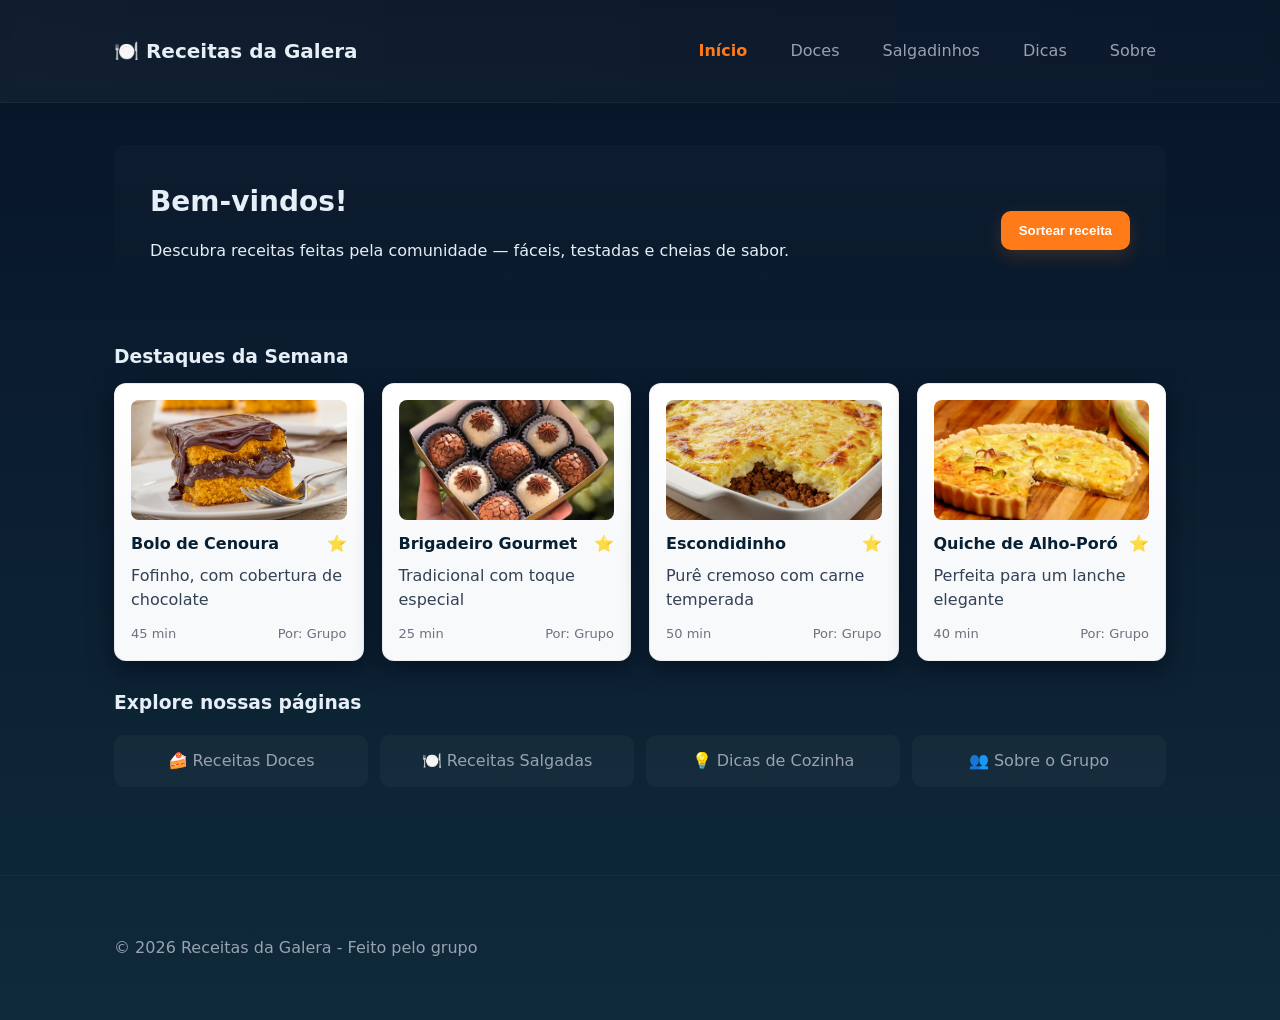
<file: index.html>
<!DOCTYPE html>
<html lang="pt-BR">

<head>
    <meta charset="UTF-8">
    <meta name="viewport" content="width=device-width,initial-scale=1">
    <title>Receitas da Galera - Início</title>
    <link rel="stylesheet" href="styles.css">
</head>

<body>
    <header class="site-header">
        <div class="container">
            <h1>🍽️ Receitas da Galera</h1>
            <nav class="main-nav">
                <a href="index.html" class="active">Início</a>
                <a href="doces.html">Doces</a>
                <a href="salgados.html">Salgadinhos</a>
                <a href="dicas.html">Dicas</a>
                <a href="sobre.html">Sobre</a>
            </nav>
        </div>
    </header>

    <main class="container">
        <section class="hero">
            <div>
                <h2>Bem-vindos!</h2>
                <p>Descubra receitas feitas pela comunidade — fáceis, testadas e cheias de sabor.</p>
            </div>
            <button id="randomRecipe" class="btn-primary">Sortear receita</button>
        </section>

        <section class="cards-section">
            <h3>Destaques da Semana</h3>
            <div class="cards" id="cards">
                <!-- Cards serão populados via JavaScript -->
            </div>
        </section>

        <section class="explore">
            <h3>Explore nossas páginas</h3>
            <div class="links-grid">
                <a class="card-link" href="doces.html">🍰 Receitas Doces</a>
                <a class="card-link" href="salgados.html">🍽️ Receitas Salgadas</a>
                <a class="card-link" href="dicas.html">💡 Dicas de Cozinha</a>
                <a class="card-link" href="sobre.html">👥 Sobre o Grupo</a>
            </div>
        </section>
    </main>

    <footer class="site-footer">
        <div class="container">
            <p>&copy; 2026 Receitas da Galera - Feito pelo grupo</p>
        </div>
    </footer>

    <script src="script.js"></script>
</body>

</html>
</file>
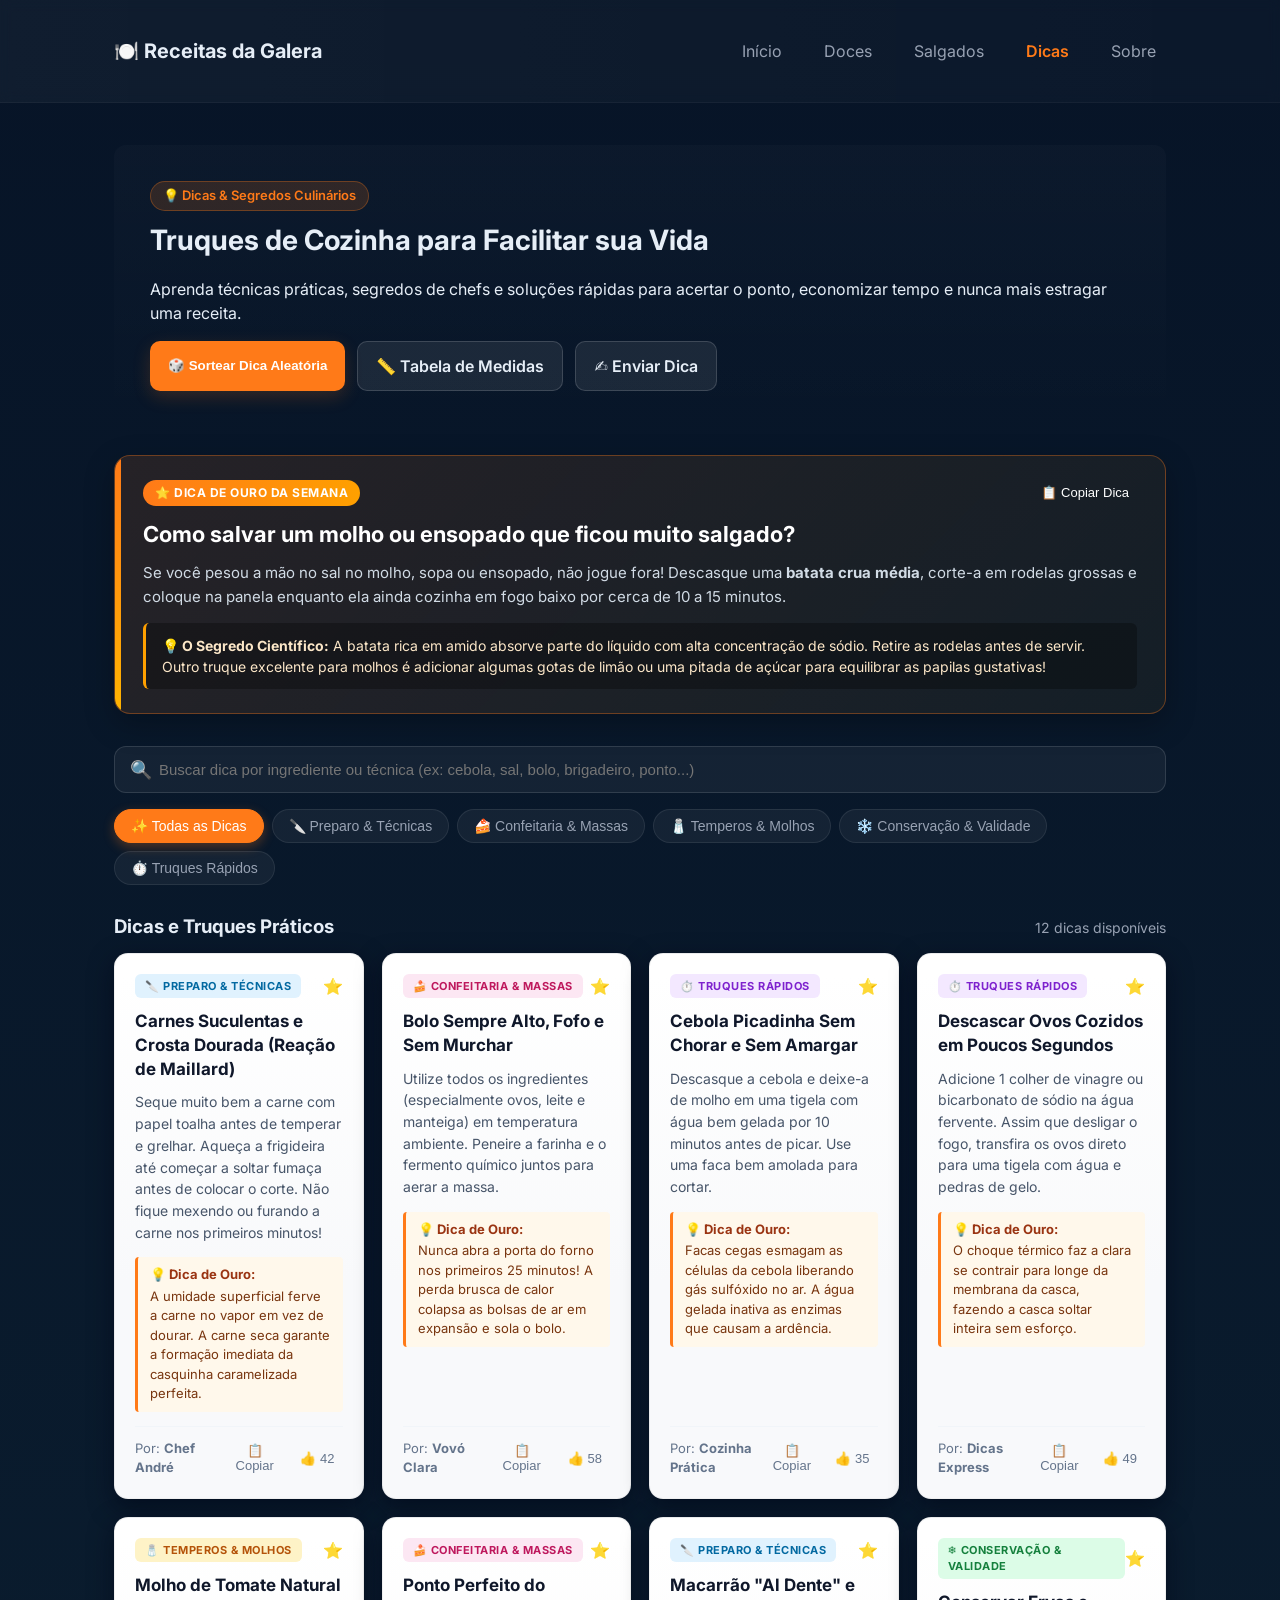
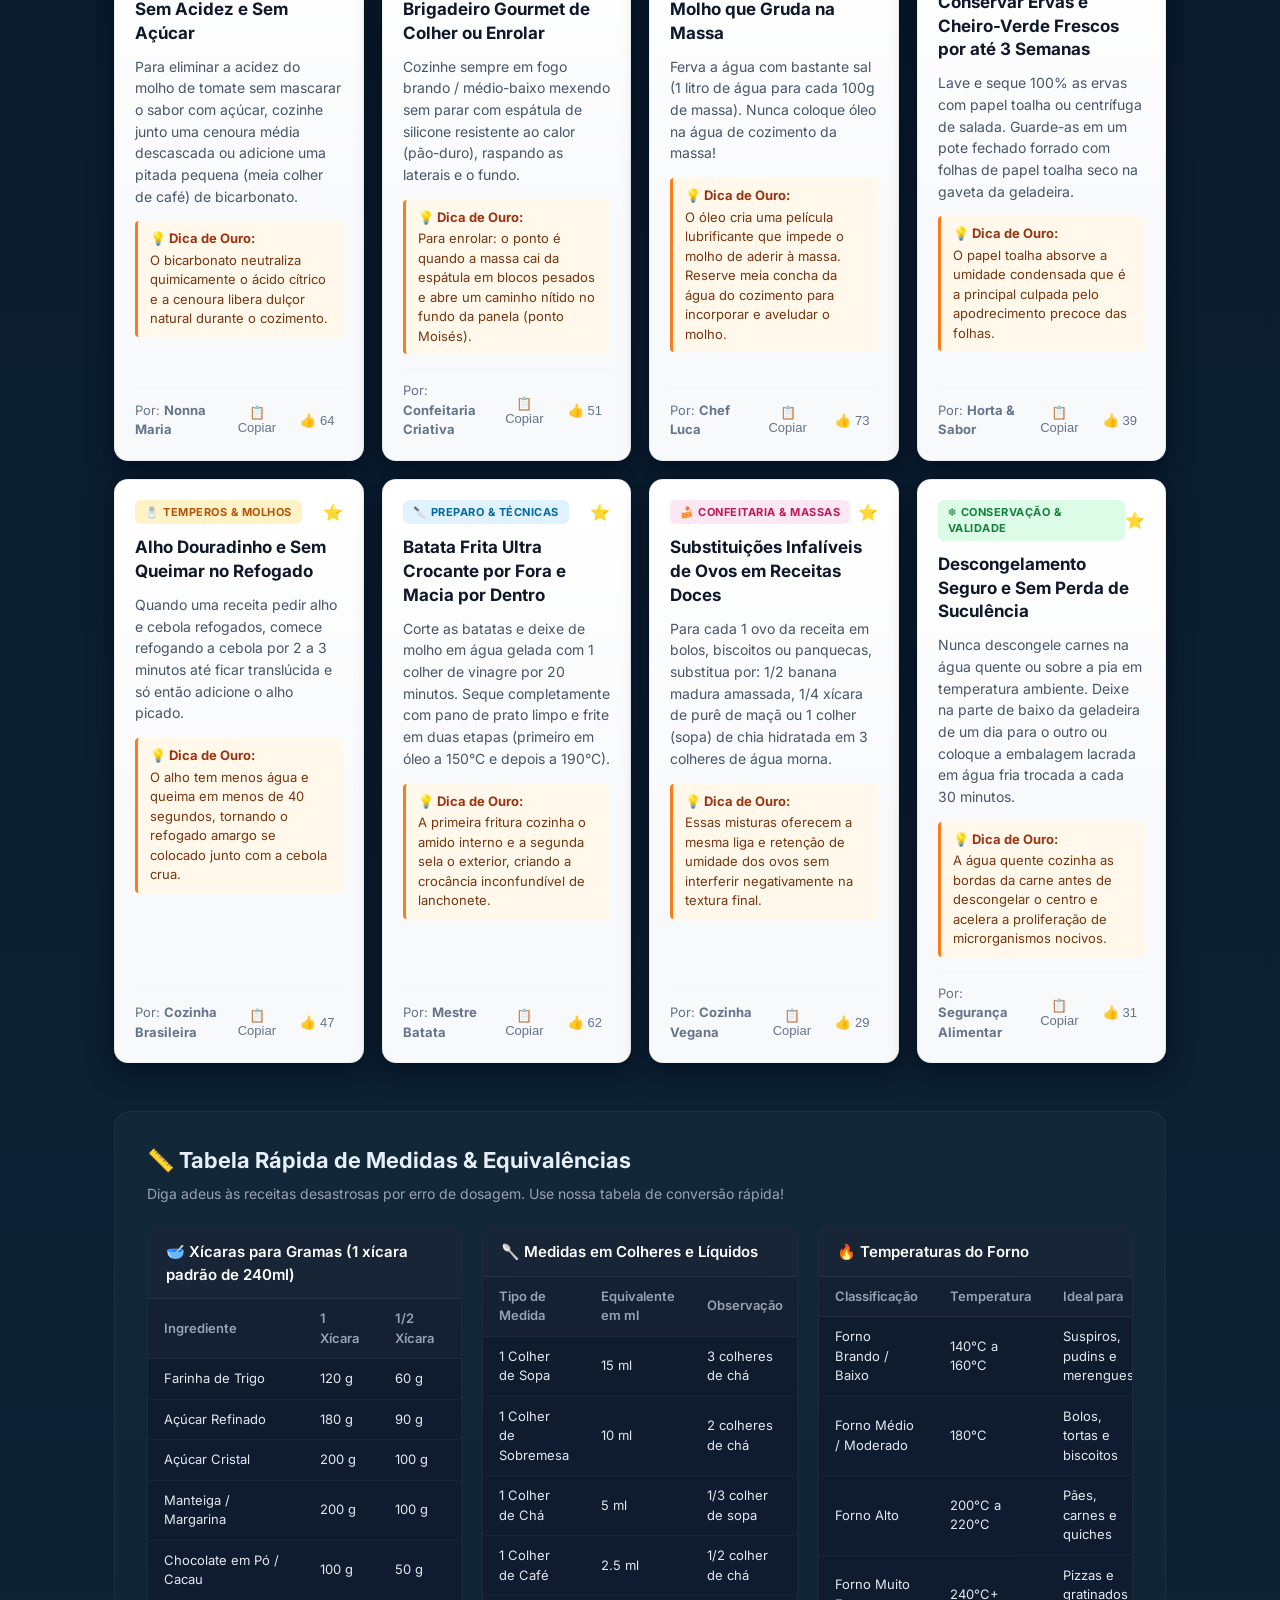
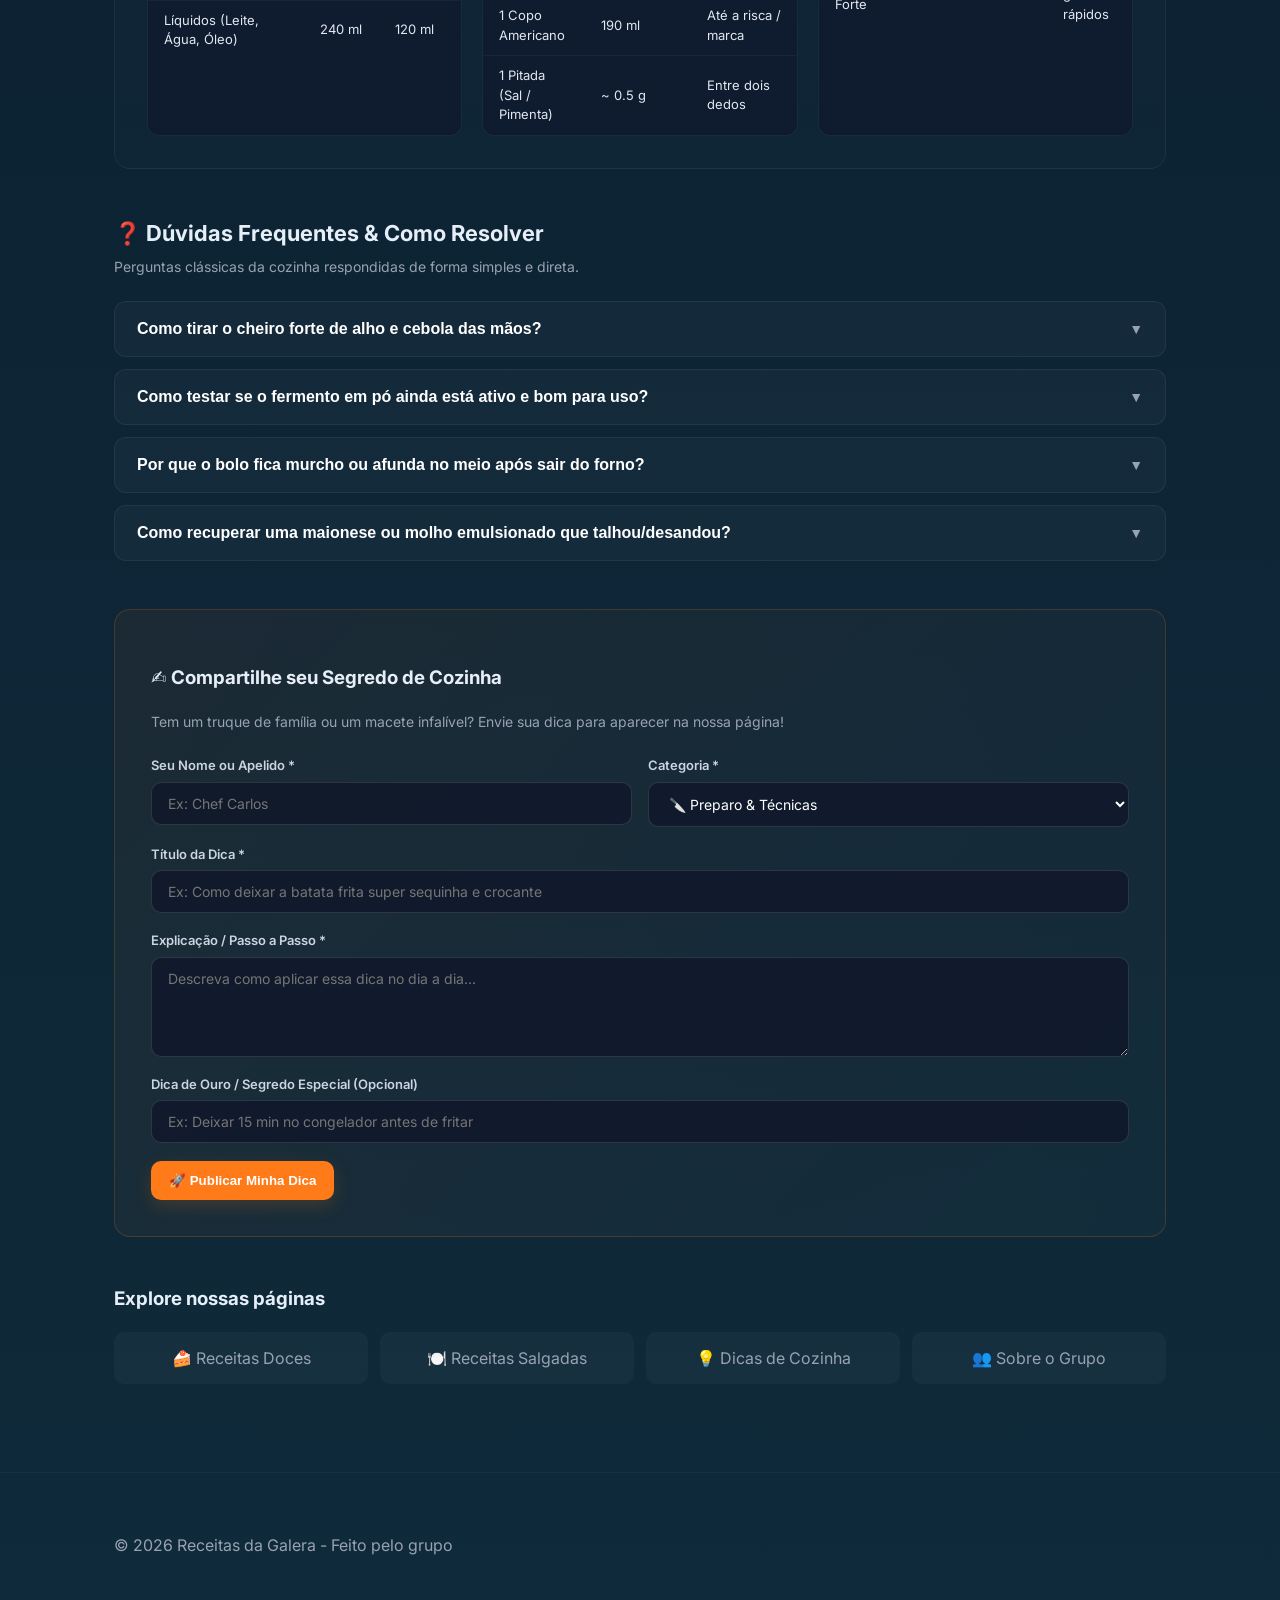
<file: dicas.html>
<!DOCTYPE html>
<html lang="pt-BR">

<head>
    <meta charset="UTF-8">
    <meta name="viewport" content="width=device-width, initial-scale=1.0">
    <meta name="description"
        content="Dicas e segredos culinários práticos para dominar a cozinha, salvar receitas e aprimorar seus pratos no Receitas da Galera.">
    <title>Receitas da Galera - Dicas de Cozinha</title>
    <!-- Google Fonts -->
    <link rel="preconnect" href="https://fonts.googleapis.com">
    <link rel="preconnect" href="https://fonts.gstatic.com" crossorigin>
    <link href="https://fonts.googleapis.com/css2?family=Inter:wght@400;500;600;700&display=swap" rel="stylesheet">
    <link rel="stylesheet" href="styles.css">
</head>

<body>
    <!-- Cabeçalho / Navegação -->
    <header class="site-header">
        <div class="container">
            <h1>🍽️ Receitas da Galera</h1>
            <nav class="main-nav" aria-label="Navegação principal">
                <a href="index.html">Início</a>
                <a href="doces.html">Doces</a>
                <a href="salgados.html">Salgados</a>
                <a href="dicas.html" class="active" aria-current="page">Dicas</a>
                <a href="sobre.html">Sobre</a>
            </nav>
        </div>
    </header>

    <main class="container">
        <!-- Hero Section -->
        <section class="hero" aria-labelledby="hero-title">
            <div>
                <span class="hero-tag">💡 Dicas & Segredos Culinários</span>
                <h2 id="hero-title">Truques de Cozinha para Facilitar sua Vida</h2>
                <p>Aprenda técnicas práticas, segredos de chefs e soluções rápidas para acertar o ponto, economizar
                    tempo e nunca mais estragar uma receita.</p>
                <div class="hero-actions">
                    <button id="randomTipBtn" class="btn-primary" aria-label="Sortear uma dica culinária aleatória">🎲
                        Sortear Dica Aleatória</button>
                    <a href="#conversao" class="btn-secondary">📏 Tabela de Medidas</a>
                    <a href="#enviar-dica" class="btn-secondary">✍️ Enviar Dica</a>
                </div>
            </div>
        </section>

        <!-- Dica de Ouro em Destaque -->
        <section class="gold-tip-card" aria-label="Dica de Ouro da Semana">
            <div class="gold-tip-header">
                <span class="gold-badge">⭐ Dica de Ouro da Semana</span>
                <button class="card-btn-action" id="copyGoldTipBtn" title="Copiar dica para a área de transferência"
                    style="color:#ffffff;">
                    📋 Copiar Dica
                </button>
            </div>
            <h3>Como salvar um molho ou ensopado que ficou muito salgado?</h3>
            <p>Se você pesou a mão no sal no molho, sopa ou ensopado, não jogue fora! Descasque uma <strong>batata crua
                    média</strong>, corte-a em rodelas grossas e coloque na panela enquanto ela ainda cozinha em fogo
                baixo por cerca de 10 a 15 minutos.</p>
            <div class="gold-tip-box">
                <strong>💡 O Segredo Científico:</strong> A batata rica em amido absorve parte do líquido com alta
                concentração de sódio. Retire as rodelas antes de servir. Outro truque excelente para molhos é adicionar
                algumas gotas de limão ou uma pitada de açúcar para equilibrar as papilas gustativas!
            </div>
        </section>

        <!-- Filtros e Barra de Pesquisa de Dicas -->
        <section class="tips-filter-bar" aria-label="Filtro e Busca de Dicas">
            <div class="search-box">
                <span class="search-icon" aria-hidden="true">🔍</span>
                <input type="search" id="tipSearchInput" class="search-input"
                    placeholder="Buscar dica por ingrediente ou técnica (ex: cebola, sal, bolo, brigadeiro, ponto...)"
                    aria-label="Campo de busca de dicas">
            </div>

            <div class="categories-pills" role="tablist" aria-label="Filtrar por categoria">
                <button class="pill-btn active" data-category="todas" role="tab" aria-selected="true">✨ Todas as
                    Dicas</button>
                <button class="pill-btn" data-category="tecnica" role="tab" aria-selected="false">🔪 Preparo &
                    Técnicas</button>
                <button class="pill-btn" data-category="confeitaria" role="tab" aria-selected="false">🍰 Confeitaria &
                    Massas</button>
                <button class="pill-btn" data-category="temperos" role="tab" aria-selected="false">🧂 Temperos &
                    Molhos</button>
                <button class="pill-btn" data-category="conservacao" role="tab" aria-selected="false">❄️ Conservação &
                    Validade</button>
                <button class="pill-btn" data-category="rapida" role="tab" aria-selected="false">⏱️ Truques
                    Rápidos</button>
            </div>
        </section>

        <!-- Grade de Cards de Dicas -->
        <section class="cards-section" aria-labelledby="tips-grid-title">
            <div style="display: flex; justify-content: space-between; align-items: baseline;">
                <h3 id="tips-grid-title">Dicas e Truques Práticos</h3>
                <span id="tipsCount" style="color: var(--muted); font-size: 14px;">12 dicas disponíveis</span>
            </div>

            <div class="cards" id="tipsContainer" aria-live="polite">
                <!-- Cards de dicas serão renderizados dinamicamente pelo script.js -->
            </div>
        </section>

        <!-- Guia Prático de Conversão de Medidas e Equivalências -->
        <section class="conversion-section" id="conversao" aria-labelledby="conversion-title">
            <h3 id="conversion-title">📏 Tabela Rápida de Medidas & Equivalências</h3>
            <p class="section-subtitle">Diga adeus às receitas desastrosas por erro de dosagem. Use nossa tabela de
                conversão rápida!</p>

            <div class="conversion-grid">
                <!-- Tabela 1: Xícaras em Gramas -->
                <div class="table-card">
                    <div class="table-card-header">
                        <span>🥣 Xícaras para Gramas (1 xícara padrão de 240ml)</span>
                    </div>
                    <table class="styled-table">
                        <thead>
                            <tr>
                                <th>Ingrediente</th>
                                <th>1 Xícara</th>
                                <th>1/2 Xícara</th>
                            </tr>
                        </thead>
                        <tbody>
                            <tr>
                                <td>Farinha de Trigo</td>
                                <td>120 g</td>
                                <td>60 g</td>
                            </tr>
                            <tr>
                                <td>Açúcar Refinado</td>
                                <td>180 g</td>
                                <td>90 g</td>
                            </tr>
                            <tr>
                                <td>Açúcar Cristal</td>
                                <td>200 g</td>
                                <td>100 g</td>
                            </tr>
                            <tr>
                                <td>Manteiga / Margarina</td>
                                <td>200 g</td>
                                <td>100 g</td>
                            </tr>
                            <tr>
                                <td>Chocolate em Pó / Cacau</td>
                                <td>100 g</td>
                                <td>50 g</td>
                            </tr>
                            <tr>
                                <td>Líquidos (Leite, Água, Óleo)</td>
                                <td>240 ml</td>
                                <td>120 ml</td>
                            </tr>
                        </tbody>
                    </table>
                </div>

                <!-- Tabela 2: Colheres e Volumes -->
                <div class="table-card">
                    <div class="table-card-header">
                        <span>🥄 Medidas em Colheres e Líquidos</span>
                    </div>
                    <table class="styled-table">
                        <thead>
                            <tr>
                                <th>Tipo de Medida</th>
                                <th>Equivalente em ml</th>
                                <th>Observação</th>
                            </tr>
                        </thead>
                        <tbody>
                            <tr>
                                <td>1 Colher de Sopa</td>
                                <td>15 ml</td>
                                <td>3 colheres de chá</td>
                            </tr>
                            <tr>
                                <td>1 Colher de Sobremesa</td>
                                <td>10 ml</td>
                                <td>2 colheres de chá</td>
                            </tr>
                            <tr>
                                <td>1 Colher de Chá</td>
                                <td>5 ml</td>
                                <td>1/3 colher de sopa</td>
                            </tr>
                            <tr>
                                <td>1 Colher de Café</td>
                                <td>2.5 ml</td>
                                <td>1/2 colher de chá</td>
                            </tr>
                            <tr>
                                <td>1 Copo Americano</td>
                                <td>190 ml</td>
                                <td>Até a risca / marca</td>
                            </tr>
                            <tr>
                                <td>1 Pitada (Sal / Pimenta)</td>
                                <td>~ 0.5 g</td>
                                <td>Entre dois dedos</td>
                            </tr>
                        </tbody>
                    </table>
                </div>

                <!-- Tabela 3: Temperaturas de Forno -->
                <div class="table-card">
                    <div class="table-card-header">
                        <span>🔥 Temperaturas do Forno</span>
                    </div>
                    <table class="styled-table">
                        <thead>
                            <tr>
                                <th>Classificação</th>
                                <th>Temperatura</th>
                                <th>Ideal para</th>
                            </tr>
                        </thead>
                        <tbody>
                            <tr>
                                <td>Forno Brando / Baixo</td>
                                <td>140°C a 160°C</td>
                                <td>Suspiros, pudins e merengues</td>
                            </tr>
                            <tr>
                                <td>Forno Médio / Moderado</td>
                                <td>180°C</td>
                                <td>Bolos, tortas e biscoitos</td>
                            </tr>
                            <tr>
                                <td>Forno Alto</td>
                                <td>200°C a 220°C</td>
                                <td>Pães, carnes e quiches</td>
                            </tr>
                            <tr>
                                <td>Forno Muito Forte</td>
                                <td>240°C+</td>
                                <td>Pizzas e gratinados rápidos</td>
                            </tr>
                        </tbody>
                    </table>
                </div>
            </div>
        </section>

        <!-- FAQ de Cozinha (Accordion) -->
        <section class="faq-section" aria-labelledby="faq-title">
            <h3 id="faq-title">❓ Dúvidas Frequentes & Como Resolver</h3>
            <p class="section-subtitle">Perguntas clássicas da cozinha respondidas de forma simples e direta.</p>

            <div class="accordion" id="faqAccordion">
                <div class="accordion-item">
                    <button class="accordion-header" aria-expanded="false">
                        <span>Como tirar o cheiro forte de alho e cebola das mãos?</span>
                        <span class="accordion-icon">▼</span>
                    </button>
                    <div class="accordion-body">
                        Esfregue as mãos suavemente sob água corrente fria em uma peça de <strong>aço
                            inoxidável</strong> (como as costas de uma colher de sopa ou a própria cuba da pia de inox).
                        As moléculas de enxofre responsáveis pelo cheiro se ligam aos metais do aço e saem imediatamente
                        sem necessidade de esfregar sabão agressivo!
                    </div>
                </div>

                <div class="accordion-item">
                    <button class="accordion-header" aria-expanded="false">
                        <span>Como testar se o fermento em pó ainda está ativo e bom para uso?</span>
                        <span class="accordion-icon">▼</span>
                    </button>
                    <div class="accordion-body">
                        Coloque 1 colher de chá do fermento químico em meio copo de água morna. Se ele começar a
                        borbulhar e efervescer intensamente na hora, está perfeito para o uso. Se a água ficar parada ou
                        com poucas bolhas, ele perdeu a força e vai fazer o bolo solar.
                    </div>
                </div>

                <div class="accordion-item">
                    <button class="accordion-header" aria-expanded="false">
                        <span>Por que o bolo fica murcho ou afunda no meio após sair do forno?</span>
                        <span class="accordion-icon">▼</span>
                    </button>
                    <div class="accordion-body">
                        Os três motivos mais comuns são: <strong>1)</strong> Abrir a porta do forno antes dos primeiros
                        20 a 25 minutos, causando choque térmico e perda de estrutura; <strong>2)</strong> Excesso de
                        fermento, que cria bolhas de ar grandes demais que estouram e colapsam a massa;
                        <strong>3)</strong> Forno descalibrado com temperatura abaixo de 180°C.
                    </div>
                </div>

                <div class="accordion-item">
                    <button class="accordion-header" aria-expanded="false">
                        <span>Como recuperar uma maionese ou molho emulsionado que talhou/desandou?</span>
                        <span class="accordion-icon">▼</span>
                    </button>
                    <div class="accordion-body">
                        Em uma tigela limpa, coloque 1 colher (sopa) de água morna ou 1 gema nova de ovo. Comece a bater
                        vigorosamente e vá adicionando a maionese talhada aos poucos, em fio contínuo. A emulsão se
                        reorganizará e ficará aveludada novamente em menos de 2 minutos!
                    </div>
                </div>
            </div>
        </section>

        <!-- Formulário para Compartilhar Dica com a Galera -->
        <section class="share-tip-section" id="enviar-dica" aria-labelledby="share-tip-title">
            <h3 id="share-tip-title">✍️ Compartilhe seu Segredo de Cozinha</h3>
            <p class="section-subtitle">Tem um truque de família ou um macete infalível? Envie sua dica para aparecer na
                nossa página!</p>

            <form id="shareTipForm" class="share-form">
                <div class="form-row">
                    <div class="form-group">
                        <label for="tipAuthor">Seu Nome ou Apelido *</label>
                        <input type="text" id="tipAuthor" class="form-input" placeholder="Ex: Chef Carlos" required>
                    </div>
                    <div class="form-group">
                        <label for="tipCategory">Categoria *</label>
                        <select id="tipCategory" class="form-select" required>
                            <option value="tecnica">🔪 Preparo & Técnicas</option>
                            <option value="confeitaria">🍰 Confeitaria & Massas</option>
                            <option value="temperos">🧂 Temperos & Molhos</option>
                            <option value="conservacao">❄️ Conservação & Validade</option>
                            <option value="rapida">⏱️ Truques Rápidos</option>
                        </select>
                    </div>
                </div>

                <div class="form-group">
                    <label for="tipTitle">Título da Dica *</label>
                    <input type="text" id="tipTitle" class="form-input"
                        placeholder="Ex: Como deixar a batata frita super sequinha e crocante" required>
                </div>

                <div class="form-group">
                    <label for="tipDescription">Explicação / Passo a Passo *</label>
                    <textarea id="tipDescription" class="form-textarea"
                        placeholder="Descreva como aplicar essa dica no dia a dia..." required></textarea>
                </div>

                <div class="form-group">
                    <label for="tipSecret">Dica de Ouro / Segredo Especial (Opcional)</label>
                    <input type="text" id="tipSecret" class="form-input"
                        placeholder="Ex: Deixar 15 min no congelador antes de fritar">
                </div>

                <button type="submit" class="btn-primary" style="align-self: flex-start;">🚀 Publicar Minha
                    Dica</button>
            </form>
        </section>

        <!-- Navegação Rápida entre as Páginas -->
        <section class="explore" aria-labelledby="explore-title">
            <h3 id="explore-title">Explore nossas páginas</h3>
            <div class="links-grid">
                <a class="card-link" href="doces.html">🍰 Receitas Doces</a>
                <a class="card-link" href="salgados.html">🍽️ Receitas Salgadas</a>
                <a class="card-link" href="dicas.html">💡 Dicas de Cozinha</a>
                <a class="card-link" href="sobre.html">👥 Sobre o Grupo</a>
            </div>
        </section>
    </main>

    <!-- Rodapé Padrão -->
    <footer class="site-footer">
        <div class="container">
            <p>&copy; 2026 Receitas da Galera - Feito pelo grupo</p>
        </div>
    </footer>

    <!-- Modal para Sorteio de Dica Aleatória -->
    <div class="modal-backdrop" id="tipModal" role="dialog" aria-modal="true" aria-hidden="true">
        <div class="modal-box">
            <button class="modal-close" id="modalCloseBtn" aria-label="Fechar janela">✕</button>
            <div class="modal-badge-wrapper" id="modalBadge"></div>
            <h3 id="modalTipTitle">Título da Dica</h3>
            <p id="modalTipDesc">Descrição da dica sorteada...</p>
            <div id="modalTipSecret" class="tip-secret" style="display: none;"></div>
            <div style="display: flex; justify-content: flex-end; gap: 10px; margin-top: 20px;">
                <button class="btn-secondary" id="modalCopyBtn">📋 Copiar Dica</button>
                <button class="btn-primary" id="modalAnotherBtn">🎲 Sortear Outra</button>
            </div>
        </div>
    </div>

    <!-- Container de Toasts -->
    <div class="toast-container" id="toastContainer" aria-live="polite"></div>

    <script src="script.js"></script>
</body>

</html>
</file>
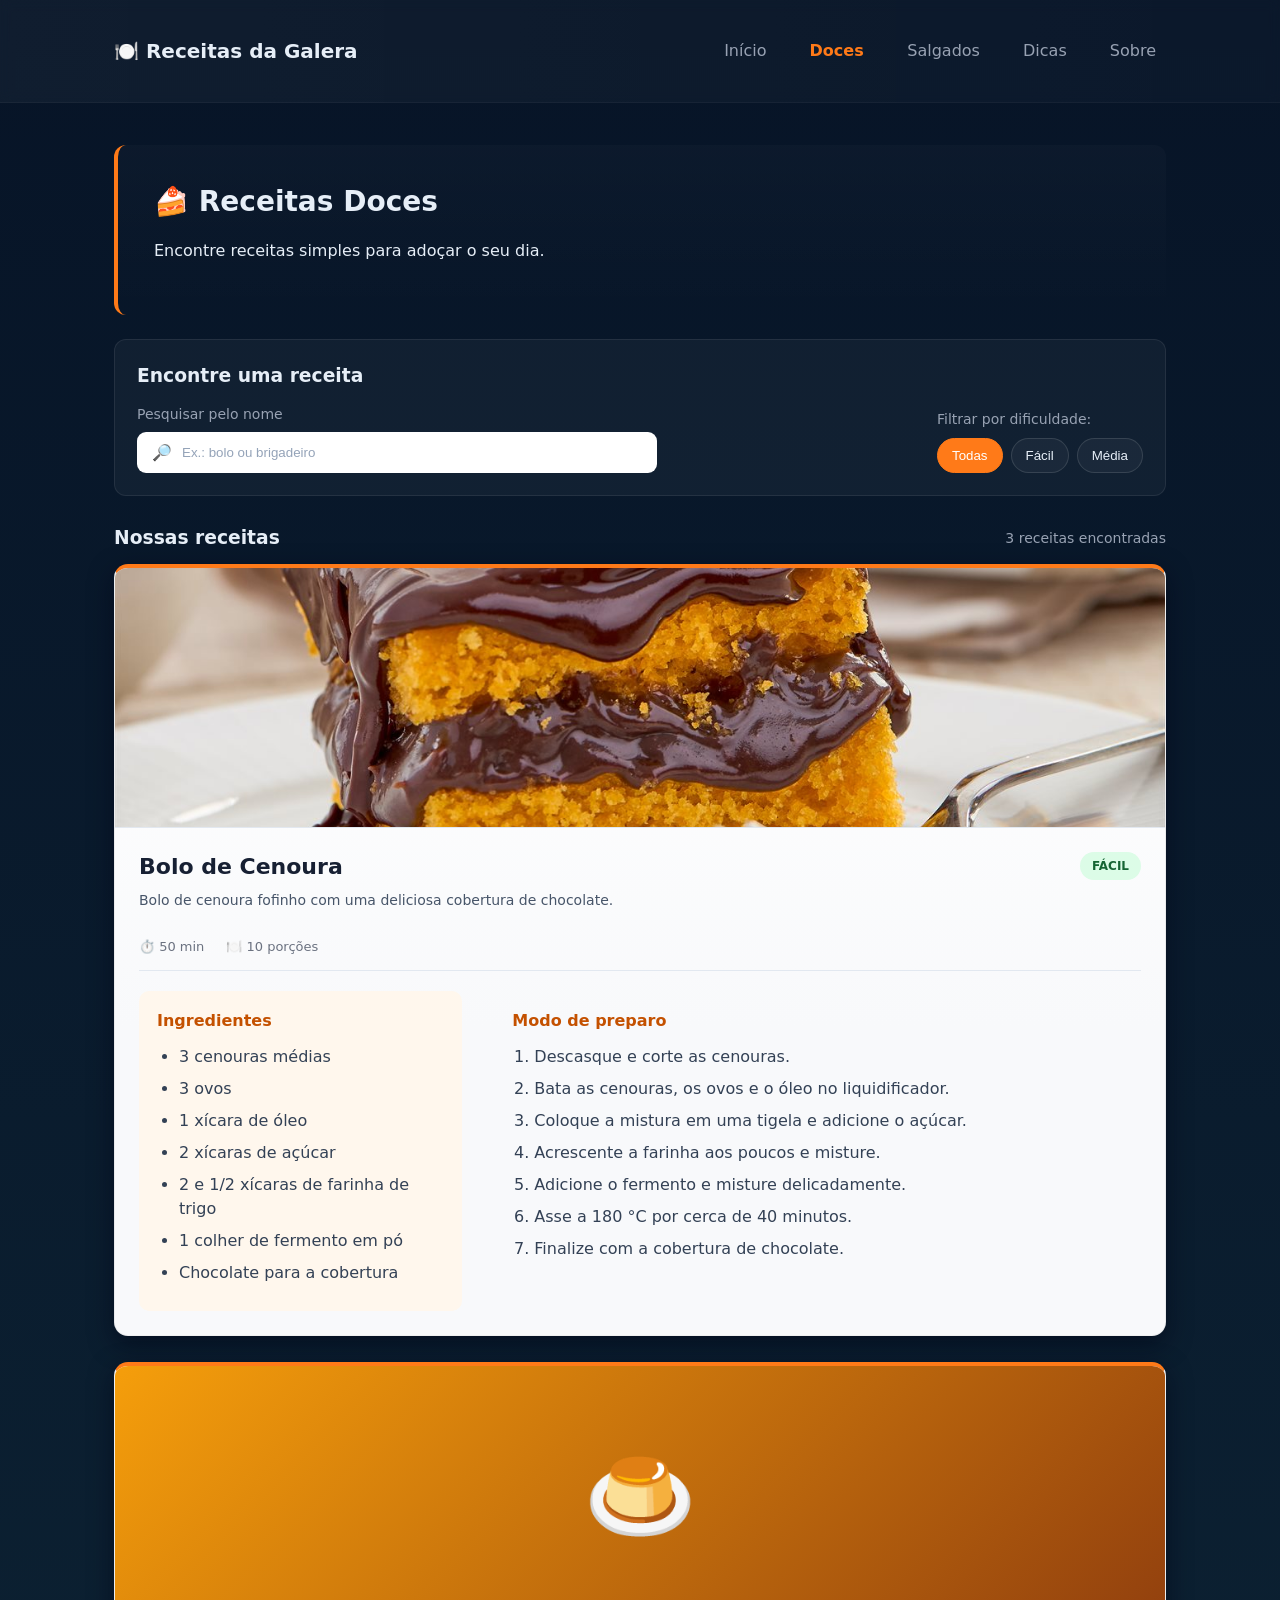
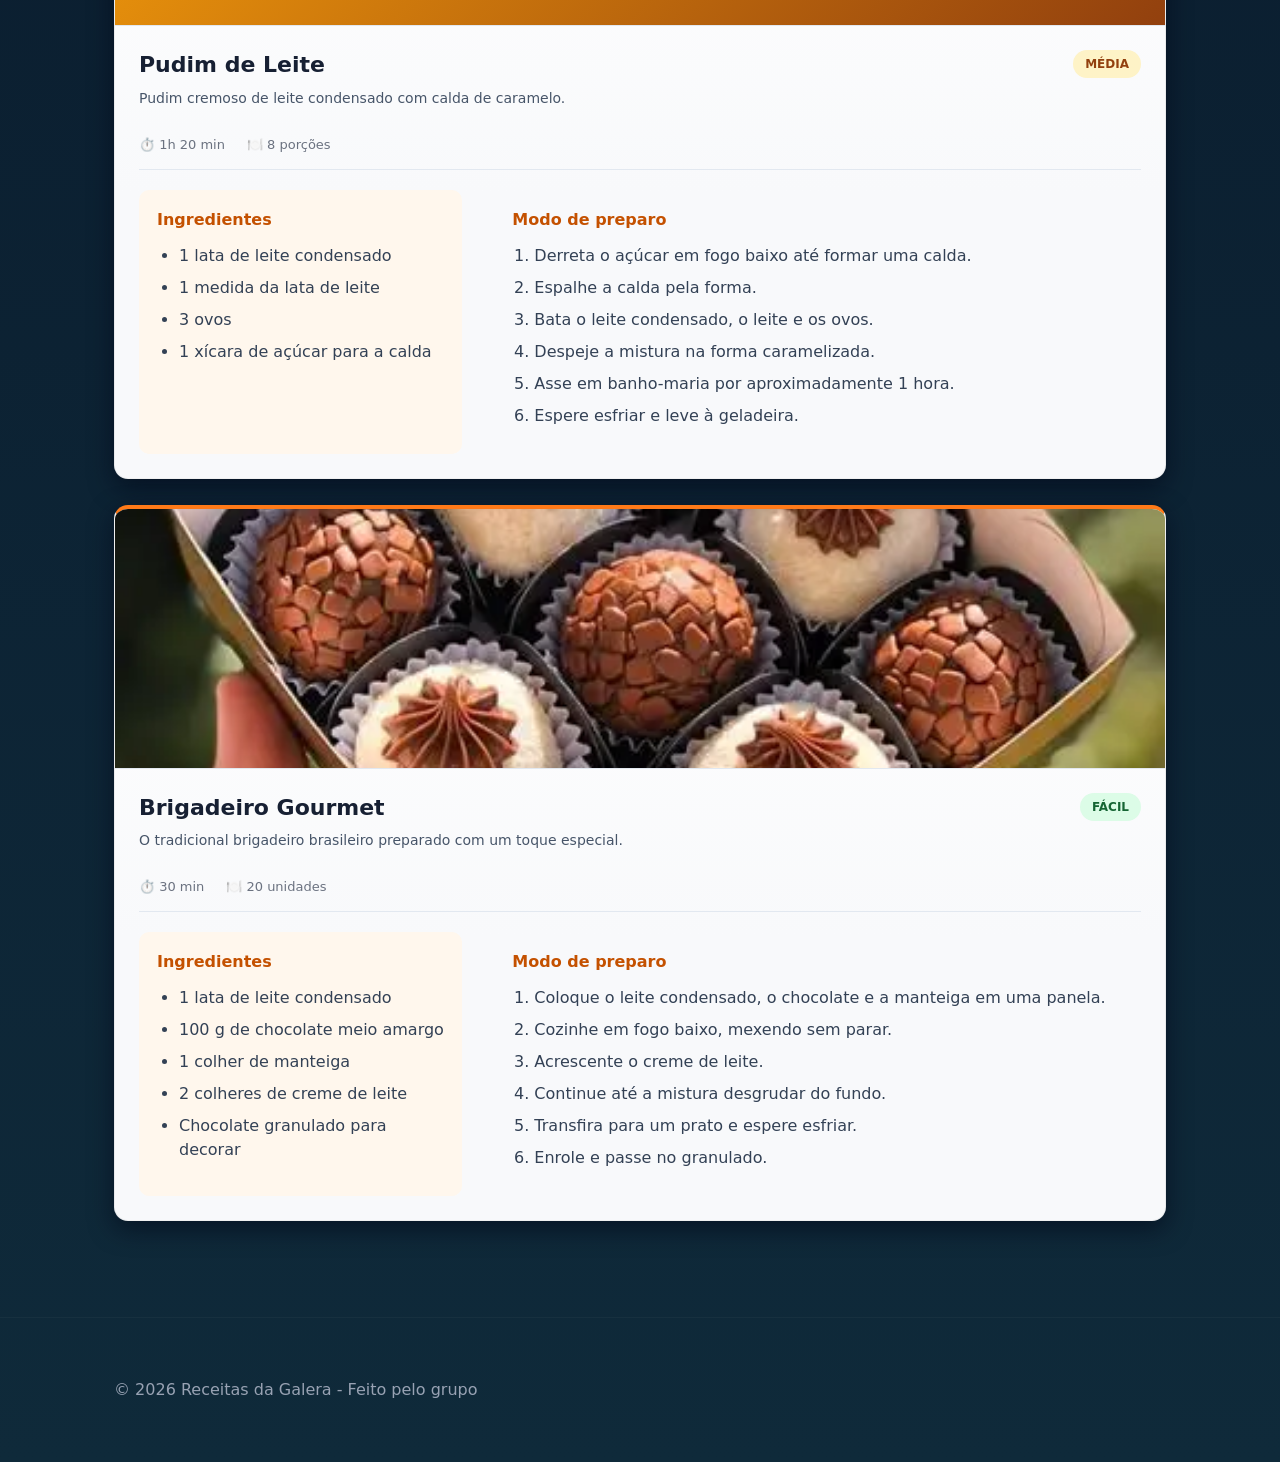
<file: doces.html>
<!DOCTYPE html>
<html lang="pt-BR">
<head>
    <meta charset="UTF-8">

    <meta
        name="viewport"
        content="width=device-width, initial-scale=1"
    >

    <meta
        name="description"
        content="Receitas doces simples, fáceis e compartilhadas pela comunidade."
    >

    <title>Receitas da Galera - Doces</title>

    <link rel="stylesheet" href="styles.css">
</head>

<body class="page-doces">
    <header class="site-header">
        <div class="container">
            <h1>🍽️ Receitas da Galera</h1>

            <nav class="main-nav" aria-label="Navegação principal">
                <a href="index.html">Início</a>

                <a
                    href="doces.html"
                    class="active"
                    aria-current="page"
                >
                    Doces
                </a>

                <a href="salgados.html">Salgados</a>
                <a href="dicas.html">Dicas</a>
                <a href="sobre.html">Sobre</a>
            </nav>
        </div>
    </header>

    <main class="container">
        <section class="hero doces-hero">
            <div>
                <h2>🍰 Receitas Doces</h2>

                <p>
                    Encontre receitas simples para adoçar o seu dia.
                </p>
            </div>
        </section>

        <section
            class="recipe-tools"
            aria-labelledby="tools-title"
        >
            <div class="search-group">
                <h3 id="tools-title">Encontre uma receita</h3>

                <label for="recipe-search">
                    Pesquisar pelo nome
                </label>

                <div class="search-box">
                    <span aria-hidden="true">🔎</span>

                    <input
                        type="search"
                        id="recipe-search"
                        name="recipe-search"
                        placeholder="Ex.: bolo ou brigadeiro"
                        autocomplete="off"
                    >
                </div>
            </div>

            <div class="filter-group">
                <p>Filtrar por dificuldade:</p>

                <div
                    class="filter-buttons"
                    aria-label="Filtros de dificuldade"
                >
                    <button
                        type="button"
                        class="filter-button active"
                        data-filter="all"
                        aria-pressed="true"
                    >
                        Todas
                    </button>

                    <button
                        type="button"
                        class="filter-button"
                        data-filter="easy"
                        aria-pressed="false"
                    >
                        Fácil
                    </button>

                    <button
                        type="button"
                        class="filter-button"
                        data-filter="medium"
                        aria-pressed="false"
                    >
                        Média
                    </button>
                </div>
            </div>
        </section>

        <section
            class="cards-section receitas-section"
            aria-labelledby="recipes-title"
        >
            <div class="section-heading">
                <h3 id="recipes-title">Nossas receitas</h3>

                <p
                    class="results-count"
                    id="results-count"
                    aria-live="polite"
                >
                    3 receitas encontradas
                </p>
            </div>

            <div class="recipes-grid" id="recipes-grid">
                <article
                    class="card recipe-card"
                    data-name="bolo de cenoura"
                    data-difficulty="easy"
                >
                    <img
                        class="recipe-image"
                        src="img/bolo_cenoura_horizontal.jpg"
                        alt="Bolo de cenoura com cobertura de chocolate"
                    >

                    <div class="recipe-body">
                        <header class="recipe-header">
                            <div>
                                <h4>Bolo de Cenoura</h4>

                                <p>
                                    Bolo de cenoura fofinho com uma
                                    deliciosa cobertura de chocolate.
                                </p>
                            </div>

                            <span class="difficulty easy">
                                Fácil
                            </span>
                        </header>

                        <div class="meta recipe-meta">
                            <span>⏱️ 50 min</span>
                            <span>🍽️ 10 porções</span>
                        </div>

                        <div class="recipe-content">
                            <section class="ingredients">
                                <h5>Ingredientes</h5>

                                <ul>
                                    <li>3 cenouras médias</li>
                                    <li>3 ovos</li>
                                    <li>1 xícara de óleo</li>
                                    <li>2 xícaras de açúcar</li>

                                    <li>
                                        2 e 1/2 xícaras de farinha
                                        de trigo
                                    </li>

                                    <li>
                                        1 colher de fermento em pó
                                    </li>

                                    <li>
                                        Chocolate para a cobertura
                                    </li>
                                </ul>
                            </section>

                            <section class="preparation">
                                <h5>Modo de preparo</h5>

                                <ol>
                                    <li>
                                        Descasque e corte as cenouras.
                                    </li>

                                    <li>
                                        Bata as cenouras, os ovos e o
                                        óleo no liquidificador.
                                    </li>

                                    <li>
                                        Coloque a mistura em uma
                                        tigela e adicione o açúcar.
                                    </li>

                                    <li>
                                        Acrescente a farinha aos
                                        poucos e misture.
                                    </li>

                                    <li>
                                        Adicione o fermento e misture
                                        delicadamente.
                                    </li>

                                    <li>
                                        Asse a 180 °C por cerca de
                                        40 minutos.
                                    </li>

                                    <li>
                                        Finalize com a cobertura de
                                        chocolate.
                                    </li>
                                </ol>
                            </section>
                        </div>
                    </div>
                </article>

                <article
                    class="card recipe-card"
                    data-name="pudim de leite"
                    data-difficulty="medium"
                >
                    <div
                        class="recipe-image-placeholder"
                        role="img"
                        aria-label="Ilustração representando um pudim"
                    >
                        🍮
                    </div>

                    <div class="recipe-body">
                        <header class="recipe-header">
                            <div>
                                <h4>Pudim de Leite</h4>

                                <p>
                                    Pudim cremoso de leite condensado
                                    com calda de caramelo.
                                </p>
                            </div>

                            <span class="difficulty medium">
                                Média
                            </span>
                        </header>

                        <div class="meta recipe-meta">
                            <span>⏱️ 1h 20 min</span>
                            <span>🍽️ 8 porções</span>
                        </div>

                        <div class="recipe-content">
                            <section class="ingredients">
                                <h5>Ingredientes</h5>

                                <ul>
                                    <li>
                                        1 lata de leite condensado
                                    </li>

                                    <li>
                                        1 medida da lata de leite
                                    </li>

                                    <li>3 ovos</li>

                                    <li>
                                        1 xícara de açúcar para a
                                        calda
                                    </li>
                                </ul>
                            </section>

                            <section class="preparation">
                                <h5>Modo de preparo</h5>

                                <ol>
                                    <li>
                                        Derreta o açúcar em fogo baixo
                                        até formar uma calda.
                                    </li>

                                    <li>
                                        Espalhe a calda pela forma.
                                    </li>

                                    <li>
                                        Bata o leite condensado, o
                                        leite e os ovos.
                                    </li>

                                    <li>
                                        Despeje a mistura na forma
                                        caramelizada.
                                    </li>

                                    <li>
                                        Asse em banho-maria por
                                        aproximadamente 1 hora.
                                    </li>

                                    <li>
                                        Espere esfriar e leve à
                                        geladeira.
                                    </li>
                                </ol>
                            </section>
                        </div>
                    </div>
                </article>

                <article
                    class="card recipe-card"
                    data-name="brigadeiro gourmet"
                    data-difficulty="easy"
                >
                    <img
                        class="recipe-image"
                        src="img/brigadeiro_gourmet.webp"
                        alt="Brigadeiros gourmet cobertos com granulado"
                    >

                    <div class="recipe-body">
                        <header class="recipe-header">
                            <div>
                                <h4>Brigadeiro Gourmet</h4>

                                <p>
                                    O tradicional brigadeiro
                                    brasileiro preparado com um toque
                                    especial.
                                </p>
                            </div>

                            <span class="difficulty easy">
                                Fácil
                            </span>
                        </header>

                        <div class="meta recipe-meta">
                            <span>⏱️ 30 min</span>
                            <span>🍽️ 20 unidades</span>
                        </div>

                        <div class="recipe-content">
                            <section class="ingredients">
                                <h5>Ingredientes</h5>

                                <ul>
                                    <li>
                                        1 lata de leite condensado
                                    </li>

                                    <li>
                                        100 g de chocolate meio amargo
                                    </li>

                                    <li>1 colher de manteiga</li>

                                    <li>
                                        2 colheres de creme de leite
                                    </li>

                                    <li>
                                        Chocolate granulado para
                                        decorar
                                    </li>
                                </ul>
                            </section>

                            <section class="preparation">
                                <h5>Modo de preparo</h5>

                                <ol>
                                    <li>
                                        Coloque o leite condensado, o
                                        chocolate e a manteiga em uma
                                        panela.
                                    </li>

                                    <li>
                                        Cozinhe em fogo baixo, mexendo
                                        sem parar.
                                    </li>

                                    <li>
                                        Acrescente o creme de leite.
                                    </li>

                                    <li>
                                        Continue até a mistura
                                        desgrudar do fundo.
                                    </li>

                                    <li>
                                        Transfira para um prato e
                                        espere esfriar.
                                    </li>

                                    <li>
                                        Enrole e passe no granulado.
                                    </li>
                                </ol>
                            </section>
                        </div>
                    </div>
                </article>
            </div>

            <div
                class="no-results"
                id="no-results"
                aria-live="polite"
                hidden
            >
                <span aria-hidden="true">😕</span>

                <h4>Nenhuma receita encontrada</h4>

                <p>
                    Tente pesquisar outro nome ou selecionar um filtro
                    diferente.
                </p>
            </div>
        </section>
    </main>

    <footer class="site-footer">
        <div class="container">
            <p>
                &copy; 2026 Receitas da Galera - Feito pelo grupo
            </p>
        </div>
    </footer>

    <script src="doces.js"></script>
</body>
</html>
</file>
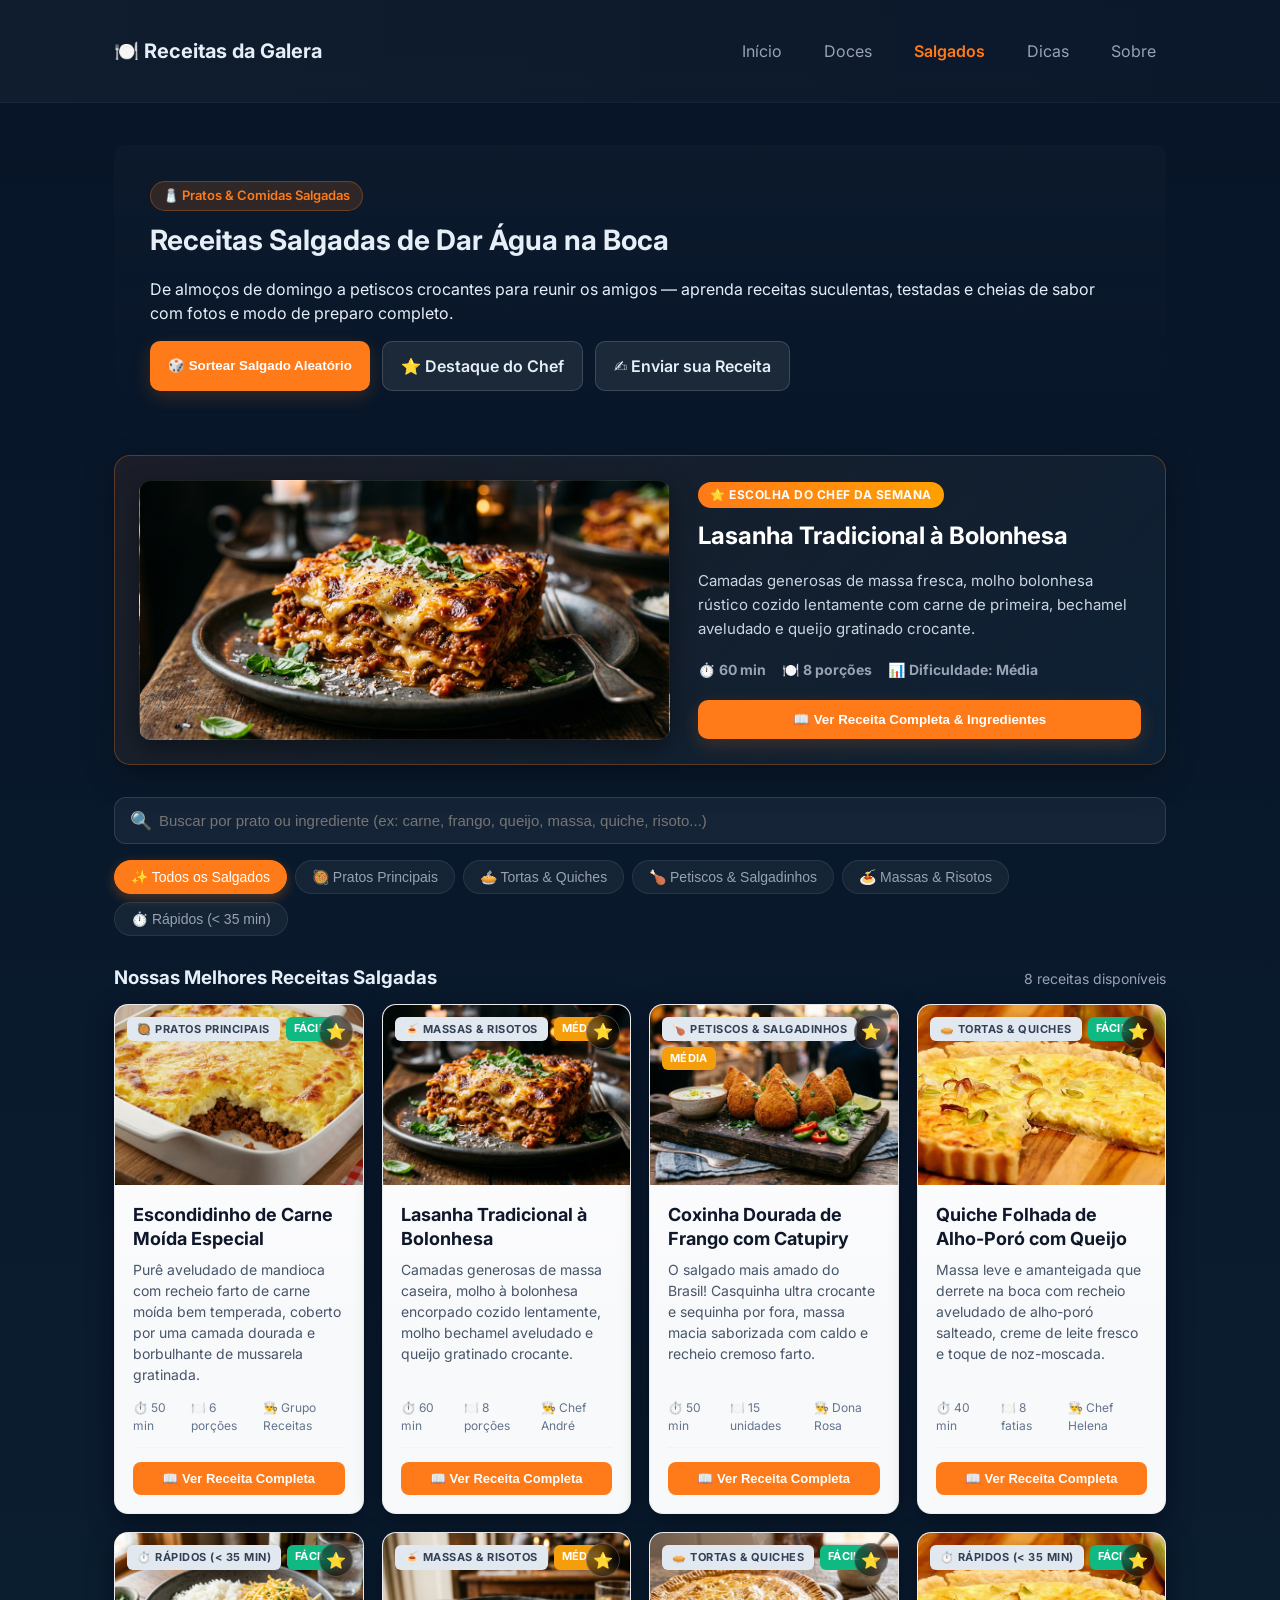
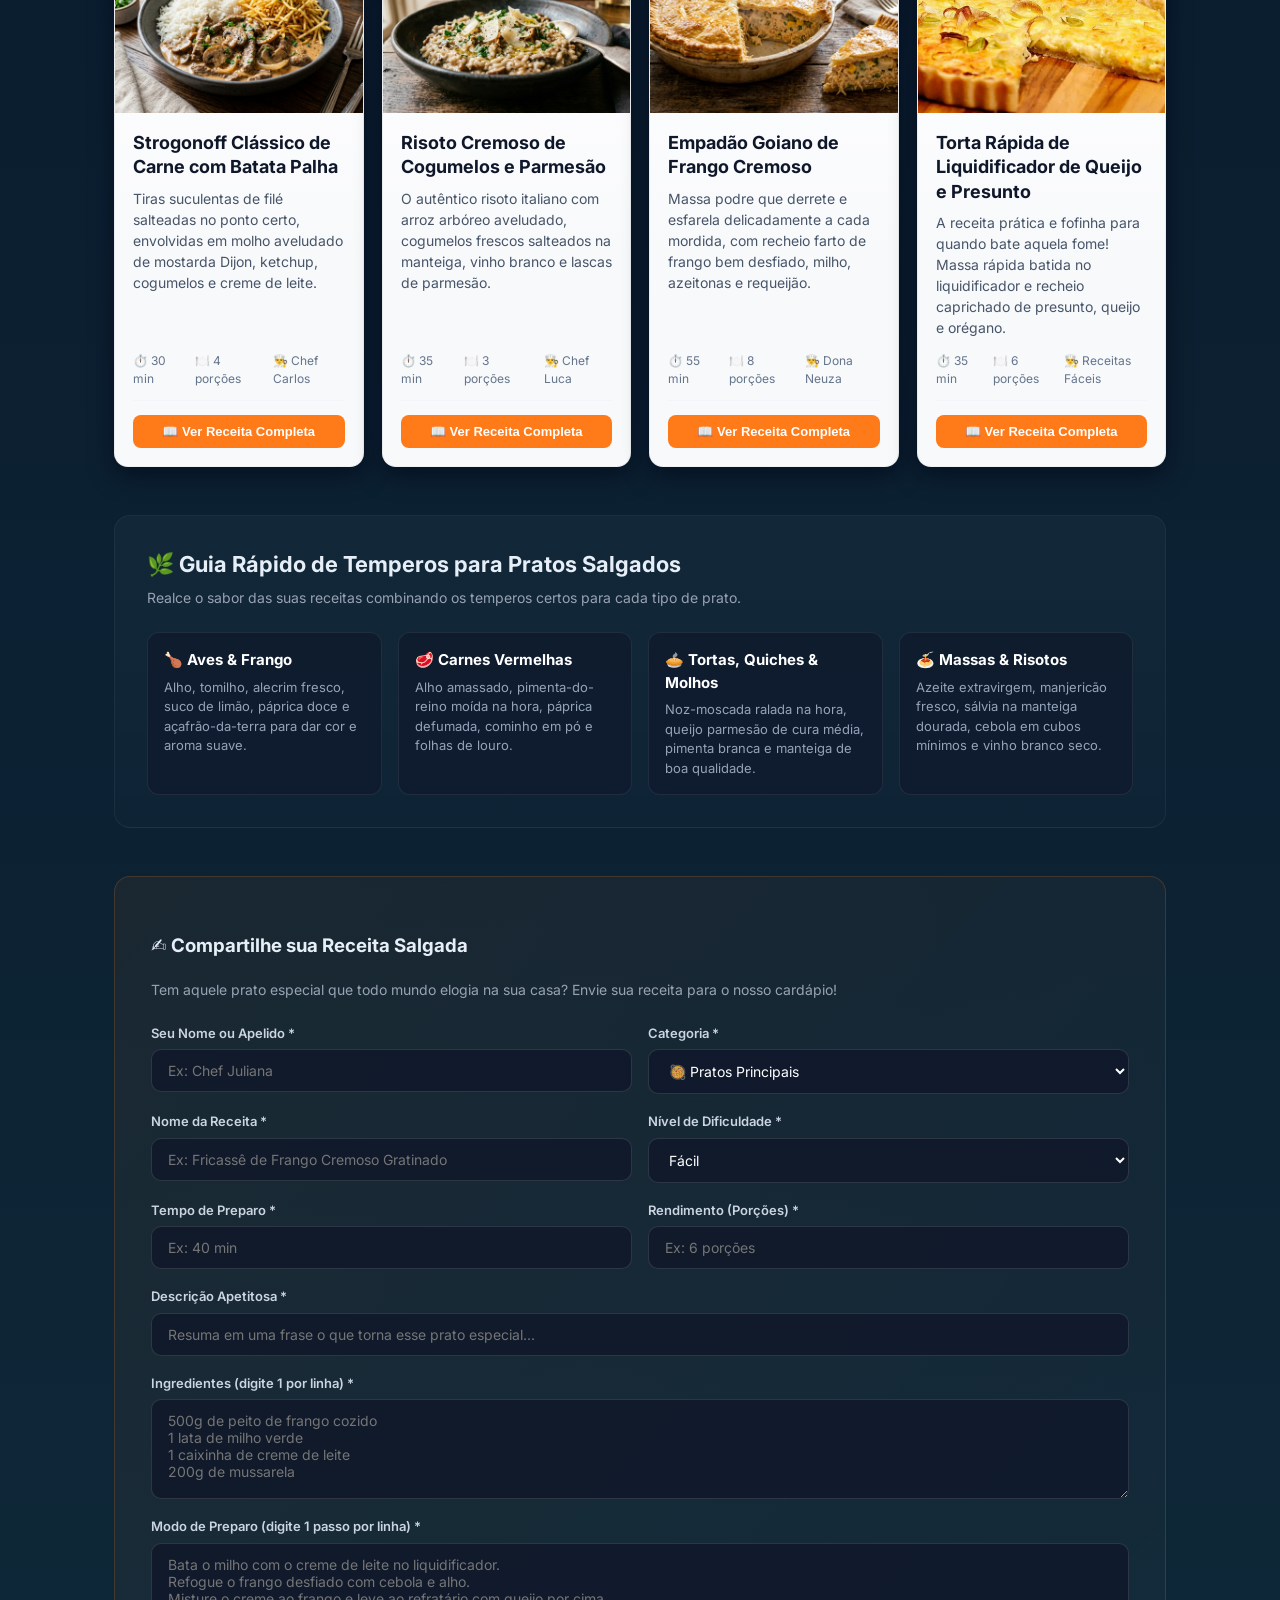
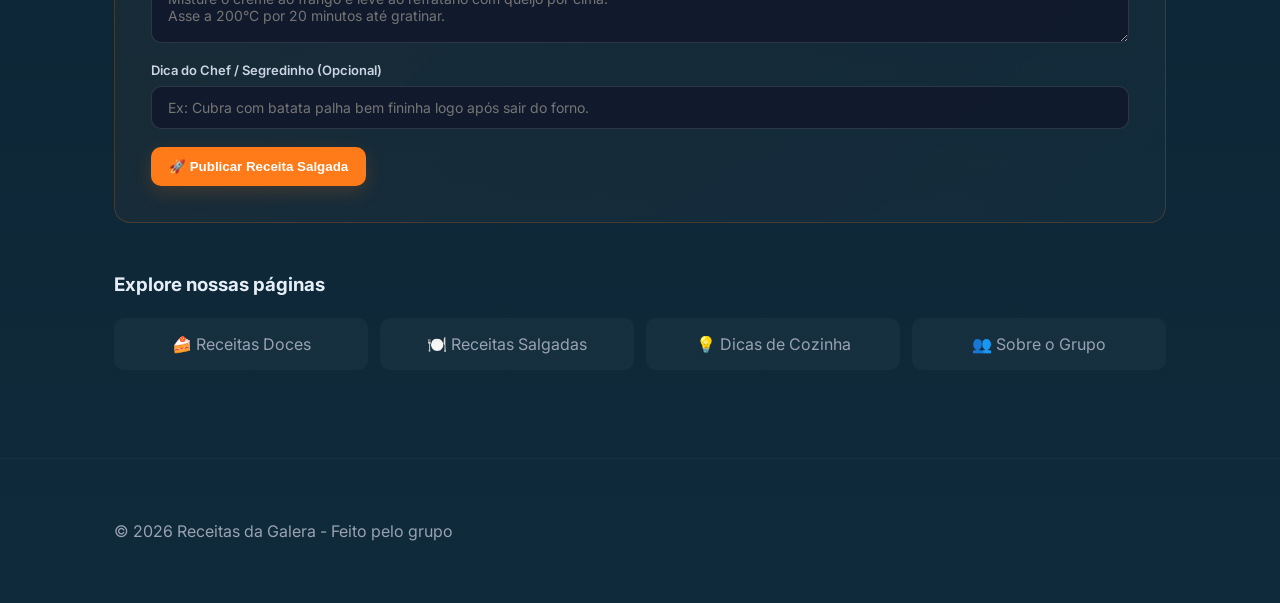
<file: salgados.html>
<!DOCTYPE html>
<html lang="pt-BR">

<head>
    <meta charset="UTF-8">
    <meta name="viewport" content="width=device-width, initial-scale=1.0">
    <meta name="description"
        content="Receitas de comidas salgadas deliciosas, práticas e testadas passo a passo. Pratos principais, massas, quiches, tortas e petiscos no Receitas da Galera.">
    <title>Receitas da Galera - Receitas Salgadas</title>
    <!-- Google Fonts -->
    <link rel="preconnect" href="https://fonts.googleapis.com">
    <link rel="preconnect" href="https://fonts.gstatic.com" crossorigin>
    <link href="https://fonts.googleapis.com/css2?family=Inter:wght@400;500;600;700&display=swap" rel="stylesheet">
    <link rel="stylesheet" href="styles.css">
</head>

<body>
    <!-- Cabeçalho / Navegação -->
    <header class="site-header">
        <div class="container">
            <h1>🍽️ Receitas da Galera</h1>
            <nav class="main-nav" aria-label="Navegação principal">
                <a href="index.html">Início</a>
                <a href="doces.html">Doces</a>
                <a href="salgados.html" class="active" aria-current="page">Salgados</a>
                <a href="dicas.html">Dicas</a>
                <a href="sobre.html">Sobre</a>
            </nav>
        </div>
    </header>

    <main class="container">
        <!-- Hero Section -->
        <section class="hero" aria-labelledby="hero-title">
            <div>
                <span class="hero-tag">🧂 Pratos & Comidas Salgadas</span>
                <h2 id="hero-title">Receitas Salgadas de Dar Água na Boca</h2>
                <p>De almoços de domingo a petiscos crocantes para reunir os amigos — aprenda receitas suculentas,
                    testadas e cheias de sabor com fotos e modo de preparo completo.</p>
                <div class="hero-actions">
                    <button id="randomSavoryBtn" class="btn-primary" aria-label="Sortear um prato salgado aleatório">🎲
                        Sortear Salgado Aleatório</button>
                    <a href="#destaque-chef" class="btn-secondary">⭐ Destaque do Chef</a>
                    <a href="#enviar-salgado" class="btn-secondary">✍️ Enviar sua Receita</a>
                </div>
            </div>
        </section>

        <!-- Destaque do Chef (Hero Highlight) -->
        <section class="chef-feature-card" id="destaque-chef" aria-label="Receita em Destaque da Semana">
            <div class="chef-feature-img" style="background-image: url('img/lasanha_bolonhesa.jpg');"
                aria-label="Foto de Lasanha à Bolonhesa"></div>
            <div class="chef-feature-info">
                <span class="gold-badge">⭐ Escolha do Chef da Semana</span>
                <h3>Lasanha Tradicional à Bolonhesa</h3>
                <p>Camadas generosas de massa fresca, molho bolonhesa rústico cozido lentamente com carne de primeira,
                    bechamel aveludado e queijo gratinado crocante.</p>
                <div class="chef-feature-meta">
                    <span>⏱️ <strong>60 min</strong></span>
                    <span>🍽️ <strong>8 porções</strong></span>
                    <span>📊 <strong>Dificuldade: Média</strong></span>
                </div>
                <button class="btn-primary" id="viewChefHighlightBtn" style="width: 100%;">
                    📖 Ver Receita Completa & Ingredientes
                </button>
            </div>
        </section>

        <!-- Filtros e Barra de Pesquisa de Salgados -->
        <section class="tips-filter-bar savory-filter-bar" aria-label="Filtro e Busca de Salgados">
            <div class="search-box">
                <span class="search-icon" aria-hidden="true">🔍</span>
                <input type="search" id="savorySearchInput" class="search-input"
                    placeholder="Buscar por prato ou ingrediente (ex: carne, frango, queijo, massa, quiche, risoto...)"
                    aria-label="Campo de busca de receitas salgadas">
            </div>

            <div class="categories-pills" role="tablist" aria-label="Filtrar por categoria de salgado">
                <button class="pill-btn active" data-category="todas" role="tab" aria-selected="true">✨ Todos os
                    Salgados</button>
                <button class="pill-btn" data-category="principais" role="tab" aria-selected="false">🥘 Pratos
                    Principais</button>
                <button class="pill-btn" data-category="tortas" role="tab" aria-selected="false">🥧 Tortas &
                    Quiches</button>
                <button class="pill-btn" data-category="petiscos" role="tab" aria-selected="false">🍗 Petiscos &
                    Salgadinhos</button>
                <button class="pill-btn" data-category="massas" role="tab" aria-selected="false">🍝 Massas &
                    Risotos</button>
                <button class="pill-btn" data-category="rapidas" role="tab" aria-selected="false">⏱️ Rápidos (&lt; 35
                    min)</button>
            </div>
        </section>

        <!-- Grade de Cards de Salgados -->
        <section class="cards-section" aria-labelledby="savory-grid-title">
            <div style="display: flex; justify-content: space-between; align-items: baseline;">
                <h3 id="savory-grid-title">Nossas Melhores Receitas Salgadas</h3>
                <span id="savoryCount" style="color: var(--muted); font-size: 14px;">Carregando receitas...</span>
            </div>

            <div class="cards" id="savoryContainer" aria-live="polite">
                <!-- Cards de salgados serão renderizados dinamicamente pelo script.js -->
            </div>
        </section>

        <!-- Guia de Temperos e Harmonização -->
        <section class="conversion-section" aria-labelledby="seasoning-title">
            <h3 id="seasoning-title">🌿 Guia Rápido de Temperos para Pratos Salgados</h3>
            <p class="section-subtitle">Realce o sabor das suas receitas combinando os temperos certos para cada tipo de
                prato.</p>

            <div class="seasoning-grid">
                <div class="seasoning-card">
                    <h4>🍗 Aves & Frango</h4>
                    <p>Alho, tomilho, alecrim fresco, suco de limão, páprica doce e açafrão-da-terra para dar cor e
                        aroma suave.</p>
                </div>
                <div class="seasoning-card">
                    <h4>🥩 Carnes Vermelhas</h4>
                    <p>Alho amassado, pimenta-do-reino moída na hora, páprica defumada, cominho em pó e folhas de louro.
                    </p>
                </div>
                <div class="seasoning-card">
                    <h4>🥧 Tortas, Quiches & Molhos</h4>
                    <p>Noz-moscada ralada na hora, queijo parmesão de cura média, pimenta branca e manteiga de boa
                        qualidade.</p>
                </div>
                <div class="seasoning-card">
                    <h4>🍝 Massas & Risotos</h4>
                    <p>Azeite extravirgem, manjericão fresco, sálvia na manteiga dourada, cebola em cubos mínimos e
                        vinho branco seco.</p>
                </div>
            </div>
        </section>

        <!-- Formulário para Compartilhar Receita Salgada -->
        <section class="share-tip-section" id="enviar-salgado" aria-labelledby="share-savory-title">
            <h3 id="share-savory-title">✍️ Compartilhe sua Receita Salgada</h3>
            <p class="section-subtitle">Tem aquele prato especial que todo mundo elogia na sua casa? Envie sua receita
                para o nosso cardápio!</p>

            <form id="shareSavoryForm" class="share-form">
                <div class="form-row">
                    <div class="form-group">
                        <label for="savoryAuthor">Seu Nome ou Apelido *</label>
                        <input type="text" id="savoryAuthor" class="form-input" placeholder="Ex: Chef Juliana" required>
                    </div>
                    <div class="form-group">
                        <label for="savoryCategory">Categoria *</label>
                        <select id="savoryCategory" class="form-select" required>
                            <option value="principais">🥘 Pratos Principais</option>
                            <option value="tortas">🥧 Tortas & Quiches</option>
                            <option value="petiscos">🍗 Petiscos & Salgadinhos</option>
                            <option value="massas">🍝 Massas & Risotos</option>
                            <option value="rapidas">⏱️ Rápidos (&lt; 35 min)</option>
                        </select>
                    </div>
                </div>

                <div class="form-row">
                    <div class="form-group">
                        <label for="savoryTitle">Nome da Receita *</label>
                        <input type="text" id="savoryTitle" class="form-input"
                            placeholder="Ex: Fricassê de Frango Cremoso Gratinado" required>
                    </div>
                    <div class="form-group">
                        <label for="savoryDifficulty">Nível de Dificuldade *</label>
                        <select id="savoryDifficulty" class="form-select" required>
                            <option value="facil">Fácil</option>
                            <option value="media">Média</option>
                            <option value="avancada">Avançada</option>
                        </select>
                    </div>
                </div>

                <div class="form-row">
                    <div class="form-group">
                        <label for="savoryTime">Tempo de Preparo *</label>
                        <input type="text" id="savoryTime" class="form-input" placeholder="Ex: 40 min" required>
                    </div>
                    <div class="form-group">
                        <label for="savoryServings">Rendimento (Porções) *</label>
                        <input type="text" id="savoryServings" class="form-input" placeholder="Ex: 6 porções" required>
                    </div>
                </div>

                <div class="form-group">
                    <label for="savoryDesc">Descrição Apetitosa *</label>
                    <input type="text" id="savoryDesc" class="form-input"
                        placeholder="Resuma em uma frase o que torna esse prato especial..." required>
                </div>

                <div class="form-group">
                    <label for="savoryIngredients">Ingredientes (digite 1 por linha) *</label>
                    <textarea id="savoryIngredients" class="form-textarea"
                        placeholder="500g de peito de frango cozido&#10;1 lata de milho verde&#10;1 caixinha de creme de leite&#10;200g de mussarela"
                        required></textarea>
                </div>

                <div class="form-group">
                    <label for="savoryInstructions">Modo de Preparo (digite 1 passo por linha) *</label>
                    <textarea id="savoryInstructions" class="form-textarea"
                        placeholder="Bata o milho com o creme de leite no liquidificador.&#10;Refogue o frango desfiado com cebola e alho.&#10;Misture o creme ao frango e leve ao refratário com queijo por cima.&#10;Asse a 200°C por 20 minutos até gratinar."
                        required></textarea>
                </div>

                <div class="form-group">
                    <label for="savoryChefTip">Dica do Chef / Segredinho (Opcional)</label>
                    <input type="text" id="savoryChefTip" class="form-input"
                        placeholder="Ex: Cubra com batata palha bem fininha logo após sair do forno.">
                </div>

                <button type="submit" class="btn-primary" style="align-self: flex-start;">🚀 Publicar Receita
                    Salgada</button>
            </form>
        </section>

        <!-- Navegação Rápida entre as Páginas -->
        <section class="explore" aria-labelledby="explore-title">
            <h3 id="explore-title">Explore nossas páginas</h3>
            <div class="links-grid">
                <a class="card-link" href="doces.html">🍰 Receitas Doces</a>
                <a class="card-link" href="salgados.html">🍽️ Receitas Salgadas</a>
                <a class="card-link" href="dicas.html">💡 Dicas de Cozinha</a>
                <a class="card-link" href="sobre.html">👥 Sobre o Grupo</a>
            </div>
        </section>
    </main>

    <!-- Rodapé Padrão -->
    <footer class="site-footer">
        <div class="container">
            <p>&copy; 2026 Receitas da Galera - Feito pelo grupo</p>
        </div>
    </footer>

    <!-- Modal Detalhado de Receita Completa -->
    <div class="modal-backdrop" id="recipeModal" role="dialog" aria-modal="true" aria-hidden="true">
        <div class="recipe-modal-box">
            <button class="modal-close" id="recipeModalCloseBtn" aria-label="Fechar modal de receita">✕</button>
            <div class="recipe-modal-header" id="modalRecipeHeader">
                <div class="recipe-modal-header-content">
                    <span class="tip-badge" id="modalRecipeCategory"
                        style="background: var(--accent); color: #fff;">Salgados</span>
                    <h3 id="modalRecipeTitle">Nome da Receita</h3>
                </div>
            </div>
            <div class="recipe-modal-body">
                <div class="recipe-modal-meta">
                    <span id="modalRecipeTime">⏱️ 45 min</span>
                    <span id="modalRecipeServings">🍽️ 6 porções</span>
                    <span id="modalRecipeDiff">📊 Dificuldade: Média</span>
                </div>

                <h4 class="recipe-section-title">🥣 Ingredientes Necessários (marque os que já tem)</h4>
                <ul class="ingredients-checklist" id="modalRecipeIngredients">
                    <!-- Populado via JavaScript -->
                </ul>

                <h4 class="recipe-section-title">🔥 Modo de Preparo Passo a Passo</h4>
                <ol class="instructions-steps" id="modalRecipeInstructions">
                    <!-- Populado via JavaScript -->
                </ol>

                <div class="modal-chef-tip" id="modalRecipeChefTip"></div>

                <div style="display: flex; justify-content: flex-end; gap: 10px; margin-top: 24px;">
                    <button class="btn-secondary" id="copyRecipeBtn">📋 Copiar Receita Completa</button>
                </div>
            </div>
        </div>
    </div>

    <!-- Container de Toasts -->
    <div class="toast-container" id="toastContainer" aria-live="polite"></div>

    <script src="script.js"></script>
</body>

</html>
</file>
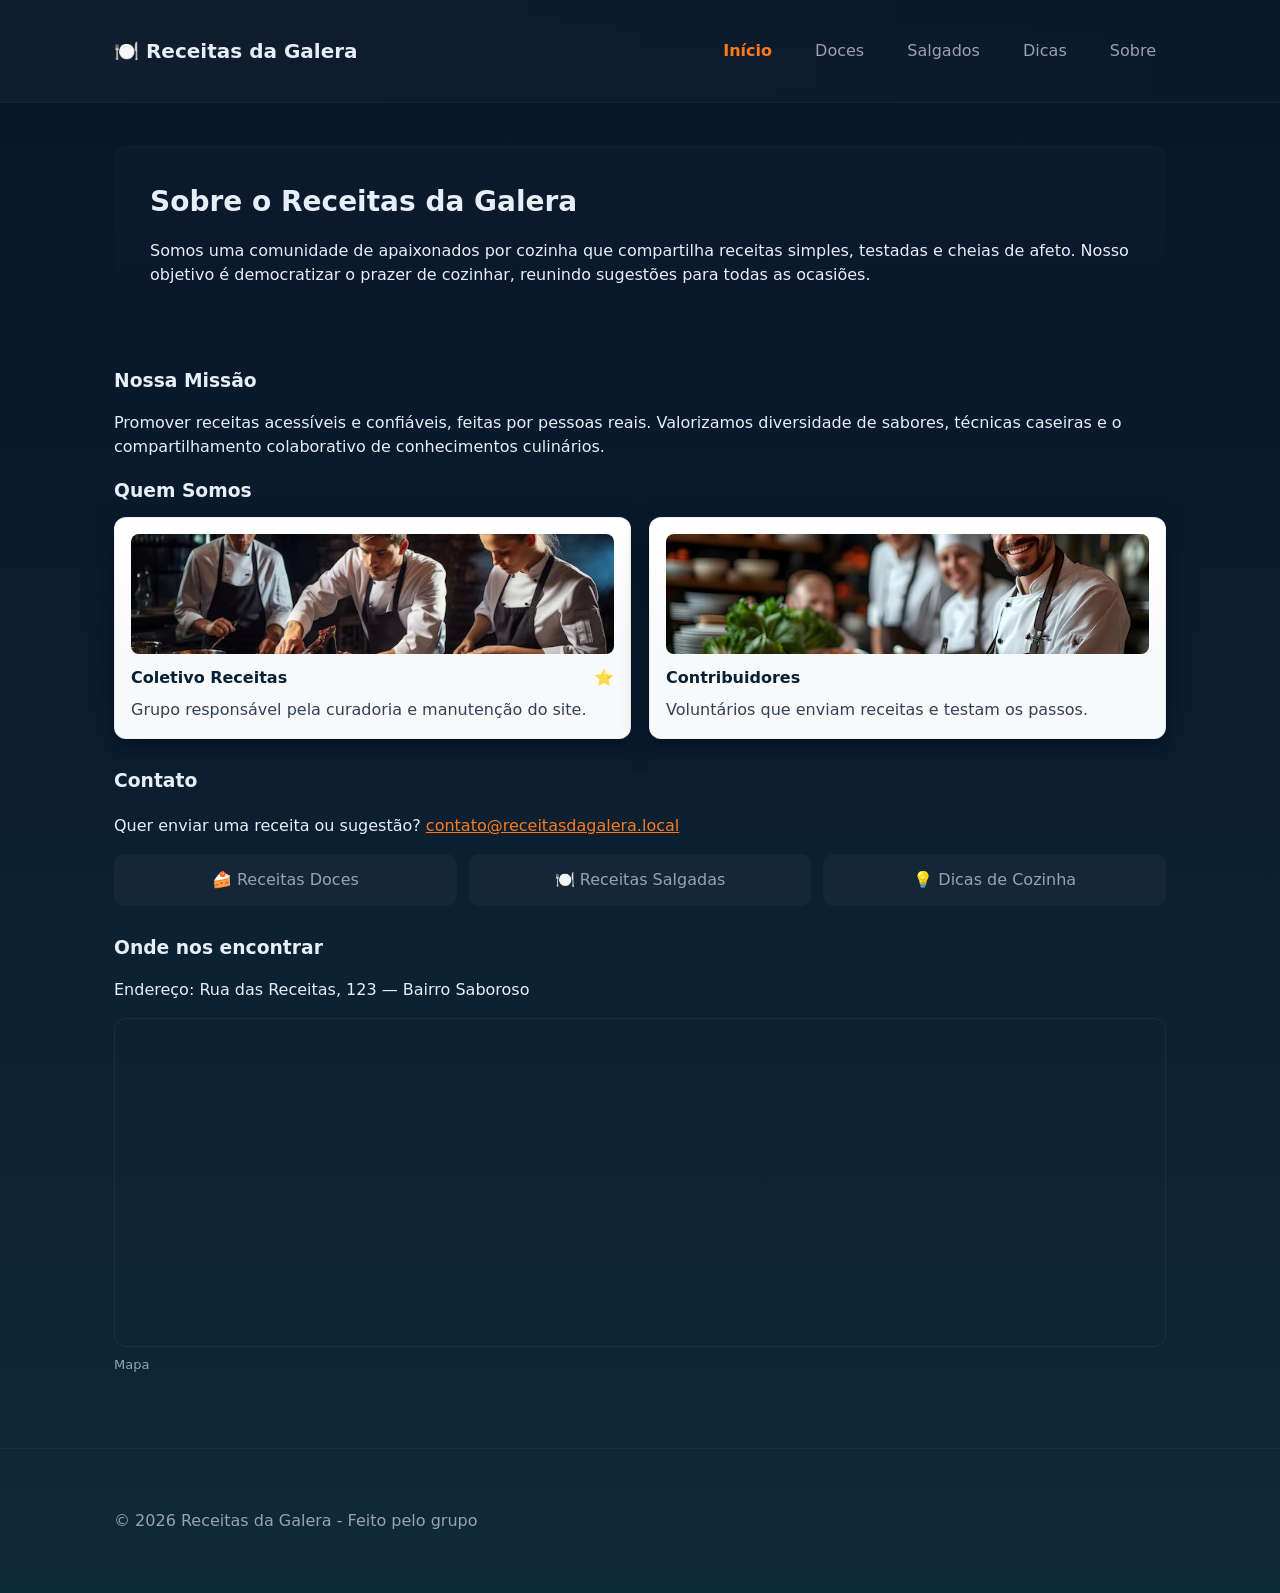
<file: sobre.html>
<!DOCTYPE html>
<html lang="pt-BR">

<head>
    <meta charset="UTF-8">
    <meta name="viewport" content="width=device-width,initial-scale=1">
    <title>Receitas da Galera - Sobre</title>
    <link rel="stylesheet" href="styles.css">
</head>

<body>
    <header class="site-header">
        <div class="container">
            <h1>🍽️ Receitas da Galera</h1>
            <nav class="main-nav">
                <a href="index.html" class="active">Início</a>
                <a href="doces.html">Doces</a>
                <a href="salgados.html">Salgados</a>
                <a href="dicas.html">Dicas</a>
                <a href="sobre.html">Sobre</a>
            </nav>
        </div>
    </header>

    <main class="container">
        <section class="hero">
            <div>
                <h2>Sobre o Receitas da Galera</h2>
                <p>Somos uma comunidade de apaixonados por cozinha que compartilha receitas simples, testadas e cheias de afeto. Nosso objetivo é democratizar o prazer de cozinhar, reunindo sugestões para todas as ocasiões.</p>
            </div>
        </section>

        <section class="cards-section">
            <h3>Nossa Missão</h3>
            <p>Promover receitas acessíveis e confiáveis, feitas por pessoas reais. Valorizamos diversidade de sabores, técnicas caseiras e o compartilhamento colaborativo de conhecimentos culinários.</p>

            <h3 style="margin-top:18px">Quem Somos</h3>
            <div class="cards" style="grid-template-columns: repeat(auto-fit, minmax(200px, 1fr));">
                <article class="card">
                    <div class="thumb" style="background-image:url('img/team1.avif')"></div>
                    <h4>Coletivo Receitas <span class="fav" title="Favoritar">⭐</span></h4>
                    <p>Grupo responsável pela curadoria e manutenção do site.</p>
                </article>
                <article class="card">
                    <div class="thumb" style="background-image:url('img/team2.avif')"></div>
                    <h4>Contribuidores</h4>
                    <p>Voluntários que enviam receitas e testam os passos.</p>
                </article>
            </div>
        </section>

        <section class="explore">
            <h3>Contato</h3>
            <p>Quer enviar uma receita ou sugestão? <a href="mailto:contato@receitasdagalera.local" style="color:var(--accent)">contato@receitasdagalera.local</a></p>
            <div class="links-grid">
                <a class="card-link" href="doces.html">🍰 Receitas Doces</a>
                <a class="card-link" href="salgados.html">🍽️ Receitas Salgadas</a>
                <a class="card-link" href="dicas.html">💡 Dicas de Cozinha</a>
            </div>
        </section>

        <section class="cards-section" style="margin-top:20px">
            <h3>Onde nos encontrar</h3>
            <p>Endereço: Rua das Receitas, 123 — Bairro Saboroso</p>
            <div style="margin-top:12px; border-radius:12px; overflow:hidden; border:1px solid rgba(255,255,255,0.06)">
                <iframe title="Mapa - Localização Receitas da Galera" width="100%" height="320" frameborder="0" scrolling="no" marginheight="0" marginwidth="0" src="https://www.openstreetmap.org/export/embed.html?bbox=-46.633%2C-23.568%2C-46.631%2C-23.566&layer=mapnik&marker=-23.567%2C-46.632"></iframe>
            </div>
            <p style="font-size:13px;color:var(--muted);margin-top:8px">Mapa</p>
        </section>
    </main>

    <footer class="site-footer">
        <div class="container">
            <p>&copy; 2026 Receitas da Galera - Feito pelo grupo</p>
        </div>
    </footer>

    <script src="script.js"></script>
</body>

</html>
</file>
<file: styles.css>
/* Global */
:root {
    --bg: #0f1724;
    --card: #ffffff;
    --muted: #98a2b3;
    --accent: #ff7a18;
    --glass: rgba(255, 255, 255, 0.06);
}

* {
    box-sizing: border-box
}

body {
    font-family: Inter, system-ui, Arial, Helvetica, sans-serif;
    margin: 0;
    background: linear-gradient(180deg, #071427 0%, #0f2a3a 100%);
    color: #e6eef7;
    line-height: 1.5
}

.container {
    max-width: 1100px;
    margin: 0 auto;
    padding: 24px
}

.site-header {
    backdrop-filter: blur(6px);
    background: linear-gradient(90deg, rgba(255, 255, 255, 0.04), rgba(255, 255, 255, 0.02));
    border-bottom: 1px solid rgba(255, 255, 255, 0.04)
}

.site-header .container {
    display: flex;
    align-items: center;
    justify-content: space-between
}

.site-header h1 {
    margin: 12px 0;
    font-size: 20px
}

.main-nav a {
    color: var(--muted);
    text-decoration: none;
    margin-left: 18px;
    padding: 8px 10px;
    border-radius: 8px;
    transition: all .22s
}

.main-nav a:hover {
    color: #fff;
    transform: translateY(-2px);
    background: rgba(255, 255, 255, 0.03)
}

.main-nav a.active {
    color: var(--accent);
    font-weight: 600
}

.hero {
    display: flex;
    justify-content: space-between;
    align-items: center;
    padding: 36px;
    background: linear-gradient(180deg, rgba(255, 255, 255, 0.02), transparent);
    border-radius: 12px;
    margin-top: 18px
}

.hero h2 {
    margin: 0 0 8px 0;
    font-size: 28px
}

.btn-primary {
    background: var(--accent);
    color: white;
    padding: 12px 18px;
    border: none;
    border-radius: 10px;
    cursor: pointer;
    font-weight: 600;
    box-shadow: 0 6px 18px rgba(255, 122, 24, 0.18);
    transition: transform .18s, box-shadow .18s
}

.btn-primary:hover {
    transform: translateY(-3px);
    box-shadow: 0 14px 30px rgba(255, 122, 24, 0.18)
}

.cards-section {
    margin-top: 28px
}

.cards-section h3 {
    margin: 0 0 12px 0
}

.cards {
    display: grid;
    grid-template-columns: repeat(auto-fit, minmax(220px, 1fr));
    gap: 18px
}

.card {
    background: linear-gradient(180deg, #ffffff 4%, #f8f9fb 60%);
    color: #082032;
    border-radius: 12px;
    padding: 16px;
    box-shadow: 0 8px 24px rgba(2, 6, 23, 0.6);
    transition: transform .28s, box-shadow .28s;
    border: 1px solid rgba(0, 0, 0, 0.06);
    overflow: hidden
}

.card:hover {
    transform: translateY(-10px) scale(1.02);
    box-shadow: 0 24px 40px rgba(2, 6, 23, 0.65)
}

.card .thumb {
    height: 120px;
    border-radius: 8px;
    background-size: cover;
    background-position: center;
    margin-bottom: 12px
}

.card h4 {
    margin: 0 0 8px 0
}

.card p {
    margin: 0;
    color: #334155
}

.meta {
    display: flex;
    justify-content: space-between;
    margin-top: 12px;
    color: #6b7280;
    font-size: 13px
}

.explore {
    margin: 28px 0
}

.links-grid {
    display: grid;
    grid-template-columns: repeat(auto-fit, minmax(160px, 1fr));
    gap: 12px
}

.card-link {
    display: flex;
    align-items: center;
    justify-content: center;
    padding: 14px;
    border-radius: 10px;
    background: rgba(255, 255, 255, 0.03);
    color: var(--muted);
    text-decoration: none;
    transition: all .18s
}

.card-link:hover {
    background: linear-gradient(90deg, rgba(255, 255, 255, 0.04), rgba(255, 255, 255, 0.02));
    color: #fff;
    transform: translateY(-4px)
}

.site-footer {
    border-top: 1px solid rgba(255, 255, 255, 0.03);
    margin-top: 36px;
    padding: 20px 0;
    color: var(--muted)
}


/* Responsive tweaks */
@media (max-width:640px) {
    .hero {
        flex-direction: column;
        gap: 12px
    }

    .site-header .container {
        flex-direction: column;
        align-items: flex-start
    }

    .main-nav {
        margin-top: 8px
    }
}

/* small micro-interactions */
.card .fav {
    float: right;
    opacity: 0.9;
    cursor: pointer;
    transition: transform .18s;
    user-select: none;
}

.card .fav:hover {
    transform: scale(1.2);
}

.card .fav.liked {
    filter: drop-shadow(0 0 6px rgba(255, 122, 24, 0.6));
}

/* Secondary Button & Ghost Button */
.btn-secondary {
    background: rgba(255, 255, 255, 0.08);
    color: #e6eef7;
    border: 1px solid rgba(255, 255, 255, 0.15);
    padding: 12px 18px;
    border-radius: 10px;
    cursor: pointer;
    font-weight: 600;
    text-decoration: none;
    display: inline-flex;
    align-items: center;
    gap: 8px;
    transition: all .2s ease;
}

.btn-secondary:hover {
    background: rgba(255, 255, 255, 0.15);
    color: #ffffff;
    transform: translateY(-2px);
    border-color: rgba(255, 255, 255, 0.3);
}

.hero-actions {
    display: flex;
    flex-wrap: wrap;
    gap: 12px;
    margin-top: 16px;
}

/* Hero Badge */
.hero-tag {
    display: inline-block;
    background: rgba(255, 122, 24, 0.15);
    color: var(--accent);
    padding: 4px 12px;
    border-radius: 20px;
    font-size: 13px;
    font-weight: 600;
    margin-bottom: 8px;
    border: 1px solid rgba(255, 122, 24, 0.3);
}

/* Tip Highlight Section (Dica de Ouro) */
.gold-tip-card {
    background: linear-gradient(135deg, rgba(255, 122, 24, 0.12) 0%, rgba(255, 180, 0, 0.05) 100%);
    border: 1px solid rgba(255, 122, 24, 0.35);
    border-radius: 16px;
    padding: 24px 28px;
    margin: 28px 0;
    box-shadow: 0 10px 30px rgba(0, 0, 0, 0.25);
    position: relative;
    overflow: hidden;
}

.gold-tip-card::before {
    content: '';
    position: absolute;
    top: 0;
    left: 0;
    width: 6px;
    height: 100%;
    background: linear-gradient(180deg, var(--accent), #ffb400);
}

.gold-tip-header {
    display: flex;
    align-items: center;
    justify-content: space-between;
    margin-bottom: 12px;
}

.gold-badge {
    background: linear-gradient(90deg, #ff7a18, #ffa000);
    color: #fff;
    font-size: 12px;
    font-weight: 700;
    text-transform: uppercase;
    letter-spacing: 0.5px;
    padding: 4px 12px;
    border-radius: 20px;
    display: inline-flex;
    align-items: center;
    gap: 6px;
}

.gold-tip-card h3 {
    margin: 0 0 10px 0;
    font-size: 22px;
    color: #ffffff;
}

.gold-tip-card p {
    color: #d1dbe5;
    margin: 0 0 14px 0;
    font-size: 15px;
    line-height: 1.6;
}

.gold-tip-box {
    background: rgba(0, 0, 0, 0.3);
    border-left: 3px solid #ffa000;
    padding: 12px 16px;
    border-radius: 6px;
    color: #fce7c8;
    font-size: 14px;
    margin-top: 10px;
}

/* Filter and Search Bar */
.tips-filter-bar {
    margin: 32px 0 24px 0;
    display: flex;
    flex-direction: column;
    gap: 16px;
}

.search-box {
    position: relative;
    max-width: 100%;
}

.search-input {
    width: 100%;
    background: rgba(255, 255, 255, 0.05);
    border: 1px solid rgba(255, 255, 255, 0.12);
    border-radius: 12px;
    padding: 14px 20px 14px 44px;
    color: #ffffff;
    font-size: 15px;
    outline: none;
    transition: all .2s ease;
}

.search-input:focus {
    border-color: var(--accent);
    background: rgba(255, 255, 255, 0.08);
    box-shadow: 0 0 0 3px rgba(255, 122, 24, 0.2);
}

.search-icon {
    position: absolute;
    left: 16px;
    top: 50%;
    transform: translateY(-50%);
    color: var(--muted);
    font-size: 18px;
    pointer-events: none;
}

.categories-pills {
    display: flex;
    flex-wrap: wrap;
    gap: 8px;
}

.pill-btn {
    background: rgba(255, 255, 255, 0.05);
    border: 1px solid rgba(255, 255, 255, 0.08);
    color: var(--muted);
    padding: 8px 16px;
    border-radius: 20px;
    font-size: 14px;
    cursor: pointer;
    transition: all .2s ease;
    font-weight: 500;
}

.pill-btn:hover {
    color: #ffffff;
    background: rgba(255, 255, 255, 0.1);
    transform: translateY(-1px);
}

.pill-btn.active {
    background: var(--accent);
    color: #ffffff;
    border-color: var(--accent);
    box-shadow: 0 4px 12px rgba(255, 122, 24, 0.3);
}

/* Tip Cards Specific Styles */
.tip-card {
    background: linear-gradient(180deg, #ffffff 4%, #f8f9fb 60%);
    color: #082032;
    border-radius: 14px;
    padding: 20px;
    box-shadow: 0 8px 24px rgba(2, 6, 23, 0.6);
    transition: transform .28s, box-shadow .28s;
    border: 1px solid rgba(0, 0, 0, 0.06);
    display: flex;
    flex-direction: column;
    justify-content: space-between;
}

.tip-card:hover {
    transform: translateY(-8px);
    box-shadow: 0 20px 36px rgba(2, 6, 23, 0.7);
}

.tip-card-header {
    display: flex;
    justify-content: space-between;
    align-items: center;
    margin-bottom: 12px;
}

.tip-badge {
    font-size: 11px;
    font-weight: 700;
    text-transform: uppercase;
    letter-spacing: 0.5px;
    padding: 4px 10px;
    border-radius: 6px;
    background: #e2e8f0;
    color: #334155;
}

.tip-badge.tecnica {
    background: #e0f2fe;
    color: #0369a1;
}

.tip-badge.confeitaria {
    background: #fce7f3;
    color: #be185d;
}

.tip-badge.temperos {
    background: #fef3c7;
    color: #b45309;
}

.tip-badge.conservacao {
    background: #dcfce7;
    color: #15803d;
}

.tip-badge.rapida {
    background: #f3e8ff;
    color: #7e22ce;
}

.tip-card h4 {
    margin: 0 0 10px 0;
    font-size: 17px;
    color: #0f172a;
    line-height: 1.4;
}

.tip-card p {
    color: #475569;
    font-size: 14px;
    line-height: 1.55;
    margin: 0 0 14px 0;
    flex-grow: 1;
}

.tip-secret {
    background: #fff8eb;
    border-left: 3px solid var(--accent);
    padding: 8px 12px;
    border-radius: 4px;
    font-size: 13px;
    color: #78350f;
    margin-bottom: 14px;
}

.tip-secret strong {
    color: #9a3412;
    display: block;
    margin-bottom: 2px;
}

.tip-card-footer {
    display: flex;
    align-items: center;
    justify-content: space-between;
    padding-top: 12px;
    border-top: 1px solid #f1f5f9;
    font-size: 13px;
    color: #64748b;
}

.card-btn-action {
    background: none;
    border: none;
    cursor: pointer;
    font-size: 13px;
    color: #64748b;
    display: inline-flex;
    align-items: center;
    gap: 4px;
    padding: 4px 8px;
    border-radius: 6px;
    transition: all .15s ease;
}

.card-btn-action:hover {
    background: #f1f5f9;
    color: #0f172a;
}

/* Empty State */
.no-results {
    grid-column: 1 / -1;
    text-align: center;
    padding: 48px 20px;
    background: rgba(255, 255, 255, 0.02);
    border-radius: 12px;
    border: 1px dashed rgba(255, 255, 255, 0.1);
    color: var(--muted);
}

.no-results h4 {
    margin: 0 0 8px 0;
    color: #ffffff;
}

/* Conversion & Equivalences Section */
.conversion-section {
    margin: 48px 0;
    background: linear-gradient(180deg, rgba(255, 255, 255, 0.03), rgba(255, 255, 255, 0.01));
    border-radius: 16px;
    padding: 32px;
    border: 1px solid rgba(255, 255, 255, 0.05);
}

.conversion-section h3 {
    margin: 0 0 6px 0;
    font-size: 22px;
}

.section-subtitle {
    color: var(--muted);
    font-size: 14px;
    margin: 0 0 24px 0;
}

.conversion-grid {
    display: grid;
    grid-template-columns: repeat(auto-fit, minmax(300px, 1fr));
    gap: 20px;
}

.table-card {
    background: rgba(15, 23, 42, 0.6);
    border: 1px solid rgba(255, 255, 255, 0.06);
    border-radius: 12px;
    overflow: hidden;
}

.table-card-header {
    background: rgba(255, 255, 255, 0.04);
    padding: 12px 18px;
    font-weight: 600;
    color: #ffffff;
    font-size: 15px;
    border-bottom: 1px solid rgba(255, 255, 255, 0.06);
    display: flex;
    align-items: center;
    gap: 8px;
}

.styled-table {
    width: 100%;
    border-collapse: collapse;
    font-size: 13px;
    text-align: left;
}

.styled-table th {
    padding: 10px 16px;
    color: var(--muted);
    font-weight: 600;
    border-bottom: 1px solid rgba(255, 255, 255, 0.06);
    background: rgba(255, 255, 255, 0.02);
}

.styled-table td {
    padding: 10px 16px;
    color: #e2e8f0;
    border-bottom: 1px solid rgba(255, 255, 255, 0.04);
}

.styled-table tr:last-child td {
    border-bottom: none;
}

.styled-table tr:hover td {
    background: rgba(255, 255, 255, 0.03);
}

/* FAQ Accordion Section */
.faq-section {
    margin: 48px 0;
}

.faq-section h3 {
    margin: 0 0 6px 0;
    font-size: 22px;
}

.accordion {
    margin-top: 20px;
    display: flex;
    flex-direction: column;
    gap: 12px;
}

.accordion-item {
    background: rgba(255, 255, 255, 0.03);
    border: 1px solid rgba(255, 255, 255, 0.06);
    border-radius: 12px;
    overflow: hidden;
    transition: all .2s ease;
}

.accordion-item:hover {
    border-color: rgba(255, 255, 255, 0.12);
}

.accordion-header {
    width: 100%;
    background: none;
    border: none;
    padding: 18px 22px;
    text-align: left;
    color: #ffffff;
    font-size: 16px;
    font-weight: 600;
    cursor: pointer;
    display: flex;
    justify-content: space-between;
    align-items: center;
    gap: 12px;
    transition: background .15s ease;
}

.accordion-header:hover {
    background: rgba(255, 255, 255, 0.02);
}

.accordion-icon {
    font-size: 14px;
    color: var(--muted);
    transition: transform .25s ease;
}

.accordion-item.open .accordion-icon {
    transform: rotate(180deg);
    color: var(--accent);
}

.accordion-body {
    max-height: 0;
    overflow: hidden;
    transition: max-height .3s cubic-bezier(0, 1, 0, 1);
    color: #cbd5e1;
    font-size: 14px;
    line-height: 1.6;
    padding: 0 22px;
}

.accordion-item.open .accordion-body {
    max-height: 1000px;
    padding: 0 22px 20px 22px;
    transition: max-height .35s ease-in-out;
}

/* Share Tip Form Section */
.share-tip-section {
    margin: 48px 0;
    background: linear-gradient(135deg, rgba(255, 122, 24, 0.06) 0%, rgba(255, 255, 255, 0.02) 100%);
    border: 1px solid rgba(255, 122, 24, 0.2);
    border-radius: 16px;
    padding: 36px;
}

.share-form {
    margin-top: 24px;
    display: flex;
    flex-direction: column;
    gap: 18px;
}

.form-row {
    display: grid;
    grid-template-columns: repeat(auto-fit, minmax(240px, 1fr));
    gap: 16px;
}

.form-group {
    display: flex;
    flex-direction: column;
    gap: 6px;
}

.form-group label {
    font-size: 13px;
    font-weight: 600;
    color: #cbd5e1;
}

.form-input,
.form-select,
.form-textarea {
    background: rgba(15, 23, 42, 0.8);
    border: 1px solid rgba(255, 255, 255, 0.12);
    border-radius: 10px;
    padding: 12px 16px;
    color: #ffffff;
    font-size: 14px;
    font-family: inherit;
    outline: none;
    transition: all .2s ease;
}

.form-input:focus,
.form-select:focus,
.form-textarea:focus {
    border-color: var(--accent);
    box-shadow: 0 0 0 3px rgba(255, 122, 24, 0.2);
}

.form-select option {
    background: #0f172a;
    color: #ffffff;
}

.form-textarea {
    resize: vertical;
    min-height: 100px;
}

/* Modal Popup */
.modal-backdrop {
    position: fixed;
    top: 0;
    left: 0;
    width: 100vw;
    height: 100vh;
    background: rgba(2, 6, 23, 0.8);
    backdrop-filter: blur(8px);
    display: flex;
    align-items: center;
    justify-content: center;
    z-index: 1000;
    opacity: 0;
    pointer-events: none;
    transition: opacity .25s ease;
    padding: 20px;
}

.modal-backdrop.open {
    opacity: 1;
    pointer-events: auto;
}

.modal-box {
    background: #ffffff;
    color: #082032;
    max-width: 520px;
    width: 100%;
    border-radius: 20px;
    padding: 30px;
    box-shadow: 0 25px 60px rgba(0, 0, 0, 0.5);
    position: relative;
    transform: scale(0.9) translateY(20px);
    transition: transform .25s cubic-bezier(0.16, 1, 0.3, 1);
}

.modal-backdrop.open .modal-box {
    transform: scale(1) translateY(0);
}

.modal-close {
    position: absolute;
    top: 18px;
    right: 18px;
    background: #f1f5f9;
    border: none;
    width: 34px;
    height: 34px;
    border-radius: 50%;
    cursor: pointer;
    font-size: 16px;
    color: #64748b;
    display: flex;
    align-items: center;
    justify-content: center;
    transition: all .15s ease;
}

.modal-close:hover {
    background: #e2e8f0;
    color: #0f172a;
}

.modal-box h3 {
    margin: 10px 0;
    font-size: 22px;
    color: #0f172a;
}

.modal-box p {
    color: #475569;
    line-height: 1.6;
    margin: 12px 0 20px 0;
}

/* Toast Notifications */
.toast-container {
    position: fixed;
    bottom: 24px;
    right: 24px;
    display: flex;
    flex-direction: column;
    gap: 10px;
    z-index: 1100;
}

.toast {
    background: #0f172a;
    color: #ffffff;
    border-left: 4px solid var(--accent);
    padding: 12px 20px;
    border-radius: 8px;
    box-shadow: 0 8px 24px rgba(0, 0, 0, 0.4);
    font-size: 14px;
    display: flex;
    align-items: center;
    gap: 10px;
    animation: toastSlideIn .3s ease forwards;
}

@keyframes toastSlideIn {
    from {
        opacity: 0;
        transform: translateX(100%);
    }

    to {
        opacity: 1;
        transform: translateX(0);
    }
}

@keyframes toastSlideOut {
    from {
        opacity: 1;
        transform: translateX(0);
    }

    to {
        opacity: 0;
        transform: translateX(100%);
    }
}

/* ==========================================================================
   Estilos Específicos para Receitas Salgadas (salgados.html)
   ========================================================================== */

/* Card de Receita Salgada Aprimorado */
.recipe-card {
    background: linear-gradient(180deg, #ffffff 4%, #f8f9fb 60%);
    color: #082032;
    border-radius: 14px;
    overflow: hidden;
    box-shadow: 0 8px 24px rgba(2, 6, 23, 0.6);
    transition: transform .28s ease, box-shadow .28s ease;
    border: 1px solid rgba(0, 0, 0, 0.06);
    display: flex;
    flex-direction: column;
}

.recipe-card:hover {
    transform: translateY(-8px) scale(1.01);
    box-shadow: 0 22px 42px rgba(2, 6, 23, 0.75);
}

.recipe-thumb-container {
    position: relative;
    height: 180px;
    overflow: hidden;
}

.recipe-thumb {
    width: 100%;
    height: 100%;
    background-size: cover;
    background-position: center;
    transition: transform .4s ease;
}

.recipe-card:hover .recipe-thumb {
    transform: scale(1.08);
}

.recipe-badges {
    position: absolute;
    top: 12px;
    left: 12px;
    display: flex;
    gap: 6px;
    flex-wrap: wrap;
}

.recipe-fav-btn {
    position: absolute;
    top: 10px;
    right: 10px;
    background: rgba(0, 0, 0, 0.5);
    backdrop-filter: blur(4px);
    width: 34px;
    height: 34px;
    border-radius: 50%;
    display: flex;
    align-items: center;
    justify-content: center;
    cursor: pointer;
    font-size: 16px;
    transition: all .2s ease;
    user-select: none;
    border: 1px solid rgba(255, 255, 255, 0.2);
}

.recipe-fav-btn:hover {
    background: rgba(0, 0, 0, 0.8);
    transform: scale(1.15);
}

.badge-difficulty {
    font-size: 11px;
    font-weight: 700;
    text-transform: uppercase;
    padding: 3px 8px;
    border-radius: 6px;
    letter-spacing: 0.3px;
    color: #fff;
}

.badge-difficulty.facil {
    background: #10b981;
}

.badge-difficulty.media {
    background: #f59e0b;
}

.badge-difficulty.avancada {
    background: #ef4444;
}

.recipe-body {
    padding: 18px;
    display: flex;
    flex-direction: column;
    flex-grow: 1;
}

.recipe-body h4 {
    margin: 0 0 8px 0;
    font-size: 18px;
    color: #0f172a;
    line-height: 1.35;
}

.recipe-body p {
    color: #475569;
    font-size: 14px;
    line-height: 1.5;
    margin: 0 0 14px 0;
    flex-grow: 1;
}

.recipe-meta-tags {
    display: flex;
    align-items: center;
    gap: 14px;
    font-size: 12px;
    color: #64748b;
    margin-bottom: 14px;
    padding-bottom: 12px;
    border-bottom: 1px solid #f1f5f9;
}

.recipe-meta-tags span {
    display: inline-flex;
    align-items: center;
    gap: 4px;
}

.recipe-footer-actions {
    display: flex;
    align-items: center;
    justify-content: space-between;
    gap: 8px;
}

.btn-view-recipe {
    background: var(--accent);
    color: #fff;
    border: none;
    padding: 9px 14px;
    border-radius: 8px;
    font-size: 13px;
    font-weight: 600;
    cursor: pointer;
    display: inline-flex;
    align-items: center;
    gap: 6px;
    transition: all .2s ease;
    flex-grow: 1;
    justify-content: center;
}

.btn-view-recipe:hover {
    background: #e8670c;
    transform: translateY(-2px);
    box-shadow: 0 4px 12px rgba(255, 122, 24, 0.35);
}

/* Destaque do Chef (Hero Highlight Salgado) */
.chef-feature-card {
    background: linear-gradient(135deg, rgba(255, 122, 24, 0.08) 0%, rgba(15, 35, 55, 0.8) 100%);
    border: 1px solid rgba(255, 122, 24, 0.3);
    border-radius: 16px;
    padding: 24px;
    margin: 28px 0;
    display: grid;
    grid-template-columns: 1.2fr 1fr;
    gap: 28px;
    align-items: center;
    box-shadow: 0 12px 32px rgba(0, 0, 0, 0.3);
}

.chef-feature-img {
    border-radius: 12px;
    height: 260px;
    background-size: cover;
    background-position: center;
    box-shadow: 0 8px 24px rgba(0, 0, 0, 0.4);
    border: 1px solid rgba(255, 255, 255, 0.1);
}

.chef-feature-info h3 {
    margin: 10px 0;
    font-size: 24px;
    color: #ffffff;
}

.chef-feature-info p {
    color: #cbd5e1;
    font-size: 15px;
    line-height: 1.6;
    margin-bottom: 18px;
}

.chef-feature-meta {
    display: flex;
    flex-wrap: wrap;
    gap: 16px;
    margin-bottom: 20px;
    color: var(--muted);
    font-size: 14px;
}

/* Modal Detalhado de Receita */
.recipe-modal-box {
    background: #ffffff;
    color: #082032;
    max-width: 680px;
    width: 100%;
    max-height: 90vh;
    overflow-y: auto;
    border-radius: 20px;
    box-shadow: 0 25px 60px rgba(0, 0, 0, 0.55);
    position: relative;
    transform: scale(0.92) translateY(20px);
    transition: transform .25s cubic-bezier(0.16, 1, 0.3, 1);
}

.modal-backdrop.open .recipe-modal-box {
    transform: scale(1) translateY(0);
}

.recipe-modal-header {
    height: 220px;
    background-size: cover;
    background-position: center;
    position: relative;
    padding: 20px;
    display: flex;
    flex-direction: column;
    justify-content: flex-end;
}

.recipe-modal-header::after {
    content: '';
    position: absolute;
    bottom: 0;
    left: 0;
    width: 100%;
    height: 70%;
    background: linear-gradient(0deg, rgba(0, 0, 0, 0.85) 0%, transparent 100%);
}

.recipe-modal-header-content {
    position: relative;
    z-index: 2;
    color: #ffffff;
}

.recipe-modal-header-content h3 {
    margin: 6px 0 0 0;
    font-size: 26px;
    color: #ffffff;
}

.recipe-modal-body {
    padding: 24px 28px 32px 28px;
}

.recipe-modal-meta {
    display: flex;
    gap: 20px;
    padding-bottom: 18px;
    margin-bottom: 20px;
    border-bottom: 1px solid #e2e8f0;
    color: #475569;
    font-size: 14px;
    font-weight: 500;
}

.recipe-section-title {
    font-size: 18px;
    color: #0f172a;
    margin: 20px 0 12px 0;
    display: flex;
    align-items: center;
    gap: 8px;
}

/* Lista de Ingredientes com Checklist Interativo */
.ingredients-checklist {
    list-style: none;
    padding: 0;
    margin: 0 0 24px 0;
    display: flex;
    flex-direction: column;
    gap: 8px;
}

.ingredient-item {
    display: flex;
    align-items: center;
    gap: 10px;
    padding: 8px 12px;
    background: #f8fafc;
    border-radius: 8px;
    border: 1px solid #e2e8f0;
    cursor: pointer;
    transition: all .15s ease;
    font-size: 14px;
    color: #334155;
    user-select: none;
}

.ingredient-item:hover {
    background: #f1f5f9;
}

.ingredient-item.checked {
    text-decoration: line-through;
    color: #94a3b8;
    background: #f8fafc;
    opacity: 0.7;
}

.ingredient-checkbox {
    accent-color: var(--accent);
    width: 17px;
    height: 17px;
    cursor: pointer;
}

/* Lista de Modo de Preparo Numerada */
.instructions-steps {
    list-style: none;
    padding: 0;
    margin: 0 0 24px 0;
    counter-reset: recipe-step;
    display: flex;
    flex-direction: column;
    gap: 12px;
}

.instruction-step-item {
    position: relative;
    padding-left: 40px;
    font-size: 14.5px;
    line-height: 1.6;
    color: #334155;
}

.instruction-step-item::before {
    counter-increment: recipe-step;
    content: counter(recipe-step);
    position: absolute;
    left: 0;
    top: 0;
    width: 28px;
    height: 28px;
    background: #ffedd5;
    color: #c2410c;
    border-radius: 50%;
    display: flex;
    align-items: center;
    justify-content: center;
    font-weight: 700;
    font-size: 13px;
}

/* Dica de Chef no Modal */
.modal-chef-tip {
    background: #fffbeb;
    border-left: 4px solid #f59e0b;
    padding: 12px 16px;
    border-radius: 6px;
    font-size: 13.5px;
    color: #92400e;
    margin-bottom: 24px;
}

/* Guia de Temperos e Harmonização */
.seasoning-grid {
    display: grid;
    grid-template-columns: repeat(auto-fit, minmax(220px, 1fr));
    gap: 16px;
    margin-top: 20px;
}

.seasoning-card {
    background: rgba(15, 23, 42, 0.6);
    border: 1px solid rgba(255, 255, 255, 0.08);
    border-radius: 12px;
    padding: 16px;
    transition: all .2s ease;
}

.seasoning-card:hover {
    border-color: rgba(255, 122, 24, 0.4);
    transform: translateY(-2px);
}

.seasoning-card h4 {
    margin: 0 0 6px 0;
    color: #ffffff;
    font-size: 15px;
    display: flex;
    align-items: center;
    gap: 6px;
}

.seasoning-card p {
    margin: 0;
    font-size: 13px;
    color: #94a3b8;
    line-height: 1.5;
}

@media (max-width: 768px) {
    .chef-feature-card {
        grid-template-columns: 1fr;
    }

    .chef-feature-img {
        height: 200px;
    }

    .recipe-modal-box {
        max-height: 95vh;
    }

    .recipe-modal-body {
        padding: 18px;
    }
}

/* ============================================================================
   Estilos específicos para receitas doces (doces.html)
   O prefixo .page-doces evita colisões com dicas.html e salgados.html.
   ========================================================================== */

.page-doces .doces-hero {
    border-left: 4px solid var(--accent);
}

.page-doces .recipe-tools {
    display: grid;
    grid-template-columns: minmax(240px, 1fr) auto;
    align-items: end;
    gap: 30px;
    margin-top: 24px;
    padding: 22px;
    border: 1px solid rgba(255, 255, 255, 0.08);
    border-radius: 12px;
    background: rgba(255, 255, 255, 0.04);
}

.page-doces .search-group h3 {
    margin: 0 0 14px;
}

.page-doces .search-group label {
    display: block;
    margin-bottom: 7px;
    color: var(--muted);
    font-size: 14px;
}

.page-doces .search-box {
    display: flex;
    position: relative;
    align-items: center;
    gap: 10px;
    max-width: 520px;
    padding: 0 14px;
    border: 1px solid transparent;
    border-radius: 9px;
    background: #ffffff;
    transition: border-color 0.2s, box-shadow 0.2s;
}

.page-doces .search-box:focus-within {
    border-color: var(--accent);
    box-shadow: 0 0 0 3px rgba(255, 122, 24, 0.18);
}

.page-doces .search-box input {
    width: 100%;
    padding: 12px 0;
    border: none;
    outline: none;
    color: #172033;
    background: transparent;
}

.page-doces .search-box input::placeholder {
    color: #94a3b8;
}

.page-doces .filter-group p {
    margin: 0 0 8px;
    color: var(--muted);
    font-size: 14px;
}

.page-doces .filter-buttons {
    display: flex;
    flex-wrap: wrap;
    gap: 8px;
}

.page-doces .filter-button {
    padding: 9px 14px;
    border: 1px solid rgba(255, 255, 255, 0.12);
    border-radius: 20px;
    color: #e6eef7;
    background: rgba(255, 255, 255, 0.04);
    cursor: pointer;
    transition: color 0.2s, border-color 0.2s,
        background-color 0.2s, transform 0.2s;
}

.page-doces .filter-button:hover {
    border-color: var(--accent);
    transform: translateY(-2px);
}

.page-doces .filter-button.active {
    border-color: var(--accent);
    color: #ffffff;
    background: var(--accent);
}

.page-doces .receitas-section {
    margin-bottom: 36px;
}

.page-doces .section-heading {
    display: flex;
    align-items: center;
    justify-content: space-between;
    gap: 20px;
    margin-bottom: 12px;
}

.page-doces .section-heading h3 {
    margin: 0;
}

.page-doces .results-count {
    margin: 0;
    color: var(--muted);
    font-size: 14px;
}

.page-doces .recipes-grid {
    display: grid;
    grid-template-columns: 1fr;
    gap: 26px;
}

.page-doces .recipe-card {
    display: block;
    padding: 0;
    border-top: 4px solid var(--accent);
}

.page-doces .recipe-card:hover {
    transform: translateY(-5px);
}

.page-doces .recipe-image,
.page-doces .recipe-image-placeholder {
    width: 100%;
    height: 260px;
    border-bottom: 1px solid #e2e8f0;
}

.page-doces .recipe-image {
    display: block;
    max-width: 100%;
    object-fit: cover;
    object-position: center;
}

.page-doces .recipe-image-placeholder {
    display: flex;
    align-items: center;
    justify-content: center;
    color: #ffffff;
    background: linear-gradient(135deg, #f59e0b, #92400e);
    font-size: 90px;
}

.page-doces .recipe-body {
    padding: 24px;
}

.page-doces .recipe-header {
    display: flex;
    align-items: flex-start;
    justify-content: space-between;
    gap: 20px;
}

.page-doces .recipe-header h4 {
    color: #172033;
    font-size: 22px;
}

.page-doces .recipe-header p {
    max-width: 700px;
}

.page-doces .difficulty {
    display: inline-block;
    flex-shrink: 0;
    padding: 5px 12px;
    border-radius: 20px;
    font-size: 12px;
    font-weight: 700;
    text-transform: uppercase;
}

.page-doces .difficulty.easy {
    color: #166534;
    background: #dcfce7;
}

.page-doces .difficulty.medium {
    color: #92400e;
    background: #fef3c7;
}

.page-doces .recipe-meta {
    justify-content: flex-start;
    gap: 22px;
    padding-bottom: 14px;
    border-bottom: 1px solid #e2e8f0;
}

.page-doces .recipe-content {
    display: grid;
    grid-template-columns: 1fr 2fr;
    gap: 32px;
    margin-top: 20px;
}

.page-doces .recipe-content[hidden] {
    display: none;
}

.page-doces .recipe-content h5 {
    margin: 0 0 12px;
    color: #c45100;
    font-size: 16px;
}

.page-doces .recipe-content ul,
.page-doces .recipe-content ol {
    margin: 0;
    padding-left: 22px;
    color: #334155;
}

.page-doces .recipe-content li {
    margin-bottom: 8px;
}

.page-doces .ingredients {
    padding: 18px;
    border-radius: 10px;
    background: #fff7ed;
}

.page-doces .preparation {
    padding: 18px;
}

.page-doces .no-results {
    padding: 40px 20px;
    border: 1px dashed rgba(255, 255, 255, 0.18);
    border-radius: 12px;
    color: var(--muted);
    text-align: center;
    background: rgba(255, 255, 255, 0.03);
}

.page-doces .no-results[hidden] {
    display: none;
}

.page-doces .no-results span {
    display: block;
    margin-bottom: 8px;
    font-size: 42px;
}

.page-doces .no-results h4 {
    margin: 0 0 6px;
    color: #ffffff;
}

.page-doces .no-results p {
    margin: 0;
}

@media (max-width: 760px) {
    .page-doces .recipe-tools {
        grid-template-columns: 1fr;
        align-items: stretch;
        gap: 20px;
    }

    .page-doces .search-box {
        max-width: none;
    }

    .page-doces .recipe-header {
        flex-direction: column;
        gap: 12px;
    }

    .page-doces .recipe-content {
        grid-template-columns: 1fr;
        gap: 12px;
    }

    .page-doces .recipe-image,
    .page-doces .recipe-image-placeholder {
        height: 200px;
    }

    .page-doces .recipe-body {
        padding: 18px;
    }
}

@media (max-width: 420px) {
    .page-doces .recipe-tools {
        padding: 17px;
    }

    .page-doces .section-heading {
        flex-direction: column;
        align-items: flex-start;
        gap: 4px;
    }

    .page-doces .recipe-meta {
        flex-direction: column;
        gap: 5px;
    }

    .page-doces .recipe-image,
    .page-doces .recipe-image-placeholder {
        height: 170px;
    }
}
</file>
